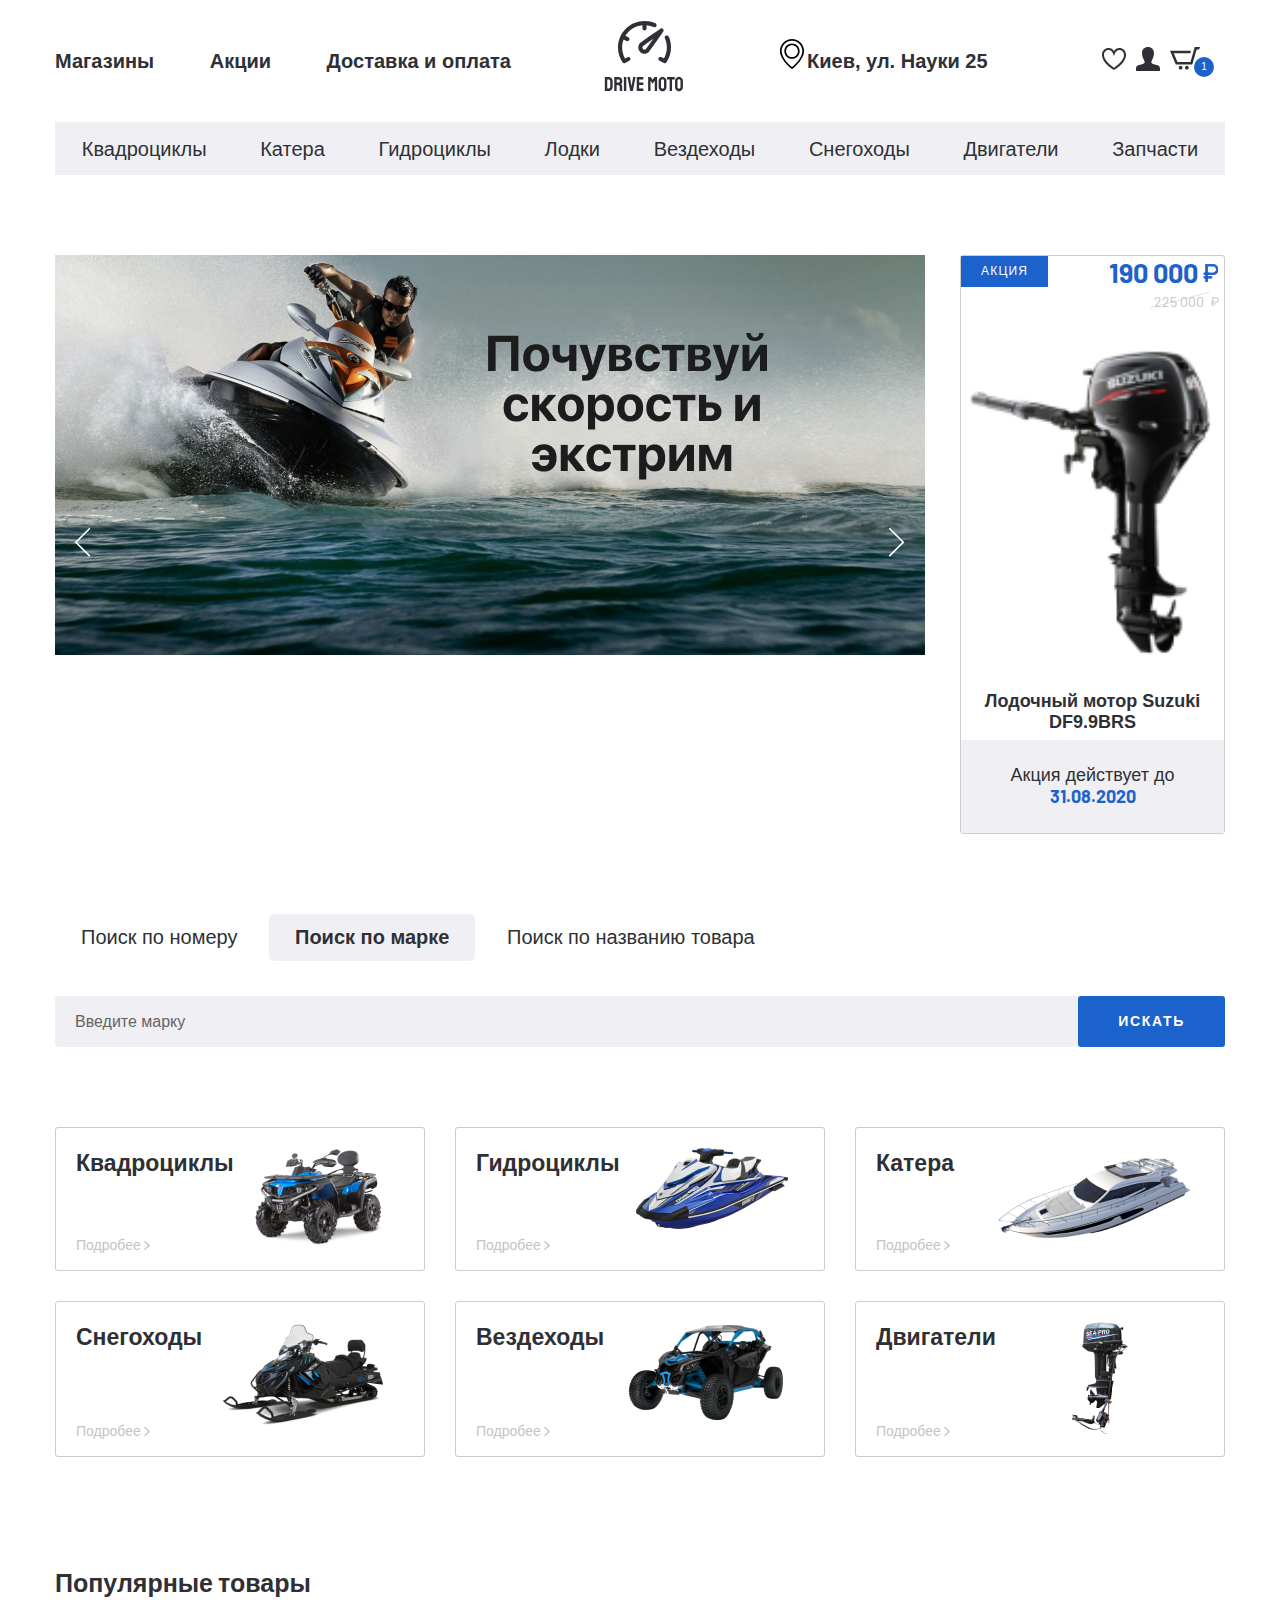
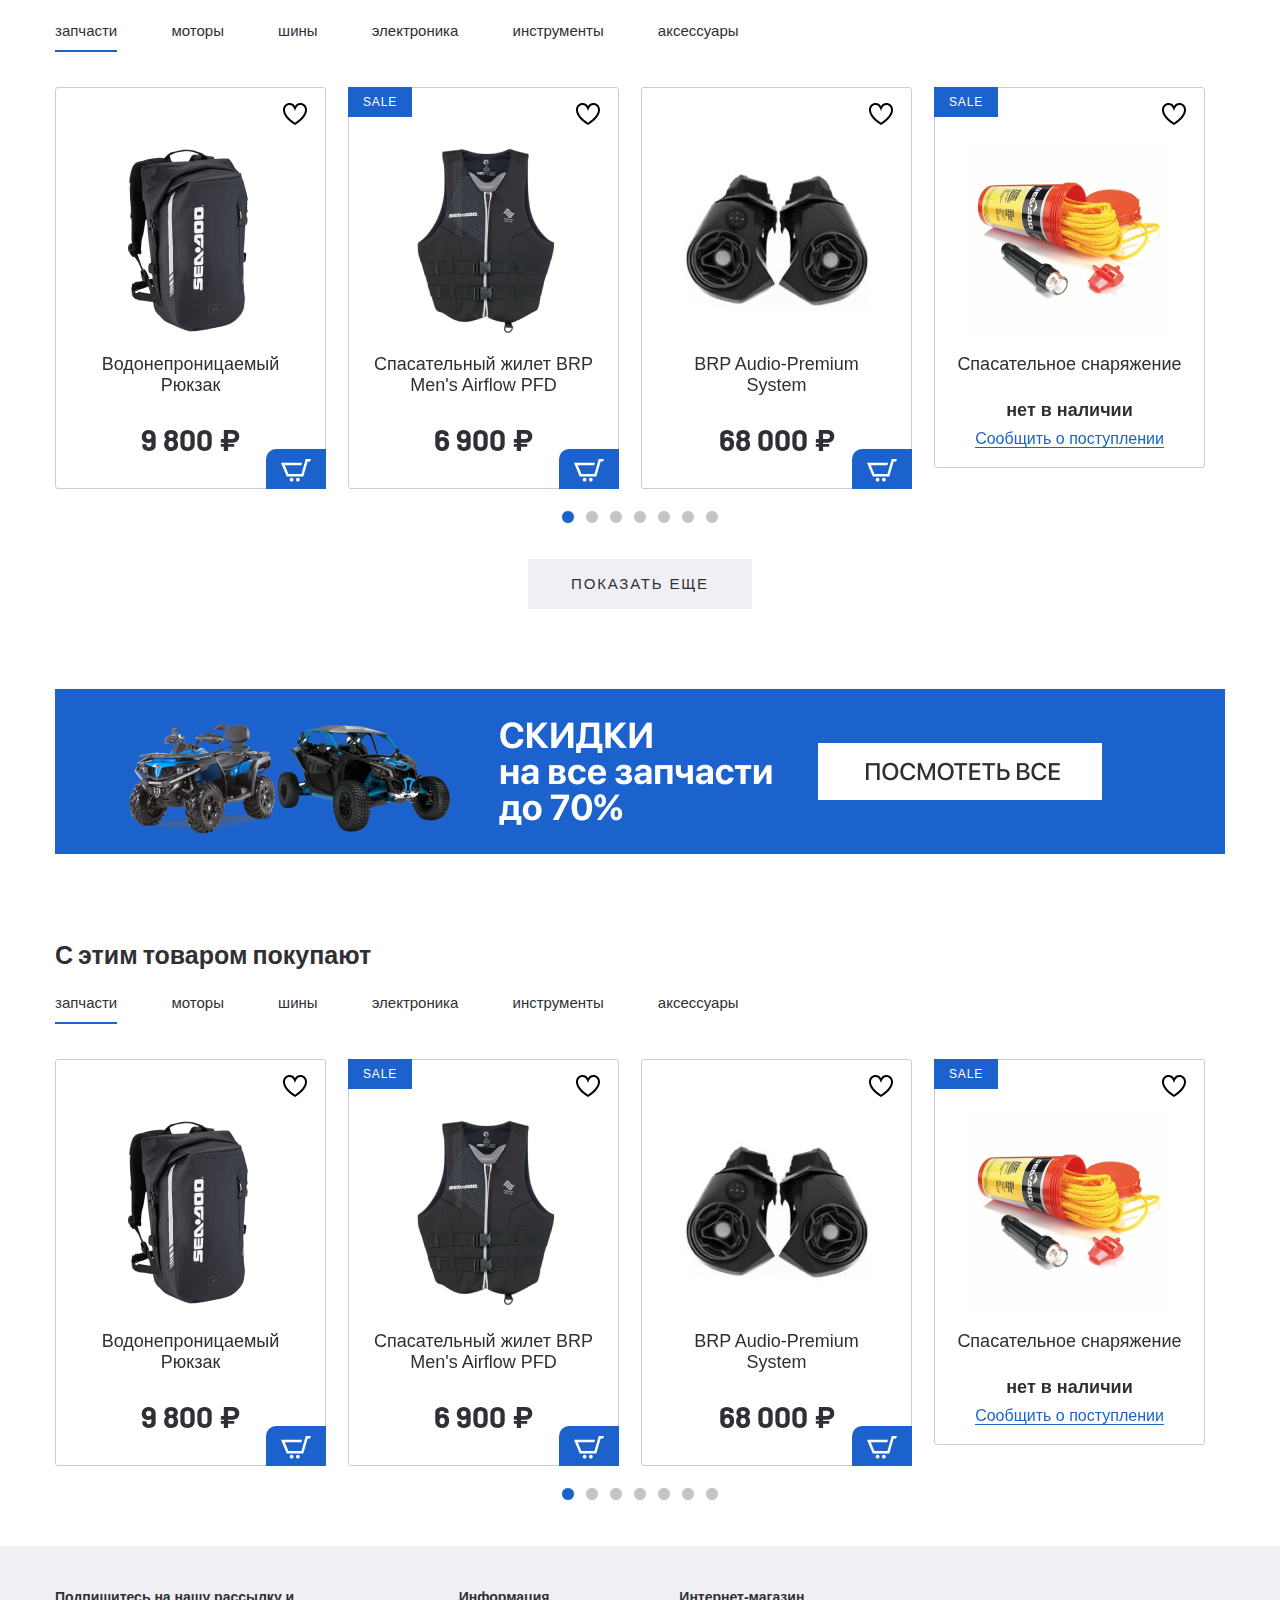
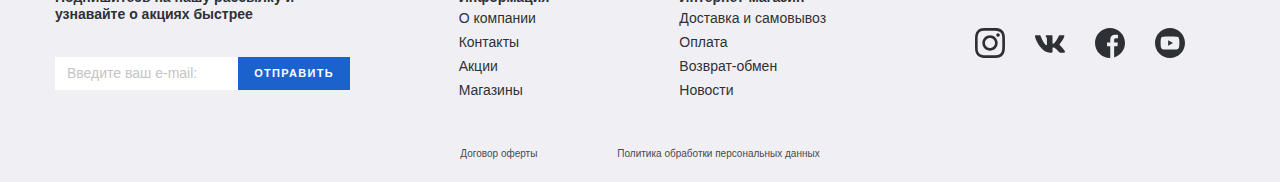
<file: index.html>
<!DOCTYPE html>
<html lang="ru">

<head>
  <meta charset="UTF-8">
  <meta name="viewport" content="width=device-width, initial-scale=1.0">
  <meta http-equiv="X-UA-Compatible" content="ie=edge">
  <title>Gidrotsikly</title>
  <link href="https://fonts.googleapis.com/css2?family=Barlow:wght@400;700&display=swap" rel="stylesheet">
  <link rel="stylesheet" href="css/normalize.css">
  <link rel="stylesheet" href="css/slick.css">
  <link rel="stylesheet" href="css/fonts.css">
  <link rel="stylesheet" href="css/jquery.rateyo.min.css">
  <link rel="stylesheet" href="css/ion.rangeSlider.min.css">
  <link rel="stylesheet" href="css/jquery.formstyler.css">
  <link rel="stylesheet" href="css/jquery.formstyler.theme.css">
  <link rel="stylesheet" href="css/style.css">
  <link rel="stylesheet" href="css/media.css">
</head>

<body>
  <header class="header">
    <div class="header__top">
      <div class="container">
        <div class="header__top-inner">
          <nav class="menu">
            <button class="menu__btn">
              <div class="menu__btn-line"></div>
              <div class="menu__btn-line"></div>
              <div class="menu__btn-line"></div>
            </button>
            <ul class="menu__list">
              <li class="menu__item">
                <a class="menu__link" href="#">
                  Магазины
                </a></li>
              <li class="menu__item">
                <a class="menu__link" href="#">
                  Акции
                </a></li>
              <li class="menu__item">
                <a class="menu__link" href="#">
                  Доставка и оплата
                </a></li>
            </ul>
          </nav>
          <a class="logo" href="#">
            <img class="logo-img" src="images/logo.svg" alt="">
          </a>
          <div class="header__box">
            <p class="header__adress">
              Киев, ул. Науки 25
            </p>
            <ul class="user-list">
              <li class="user-list__item">
                <a clas="user-list__link" href="#">
                  <img src="images/heart.svg" alt="">
                </a>
              </li>
              <li class="user-list__item">
                <a clas="user-list__link" href="#">
                  <img src="images/user.svg" alt="">
                </a>
              </li>
              <li class="user-list__item">
                <a class="user-list__link basket" href="#">
                  <img src="images/basket.svg" alt="">
                  <p class="basket__num">1</p>
                </a>
              </li>
            </ul>
          </div>
        </div>
      </div>
    </div>
    <ul class="menu-mobile__list menu-mobile__list__active">
      <li class="menu-mobile__item">
        <a class="menu-mobile__link" href="#">
          <img class="menu-mobile__img" src="images/user.svg" alt="">
          <p>Войти</p>
        </a>
      </li>
      <li class="menu-mobile__item">
        <a class="menu-mobile__link" href="#">
          <img class="menu-mobile__img" src="images/user.svg" alt="">
          <p>Регистрация</p>
        </a>
      </li>
      <li class="menu-mobile__item">
        <a class="menu-mobile__link" href="#">
          <img class="menu-mobile__img" src="images/heart.svg" alt="">
          <p>Избранное</p>
        </a>
      </li>
      <li class="menu-mobile__item">
        <a class="menu-mobile__link" href="#">
          <img class="menu-mobile__img" src="images/basket.svg" alt="">
          <p>Корзина</p>
        </a>
      </li>
      <li class="menu-mobile__item">
        <a class="menu-mobile__link" href="#">
          <img class="menu-mobile__img" src="images/home.svg" alt="">
          <p>Магазины</p>
        </a>
      </li>
      <li class="menu-mobile__item">
        <a class="menu-mobile__link" href="#">
          <img class="menu-mobile__img" src="images/sale.svg" alt="">
          <p>Акции</p>
        </a>
      </li>
      <li class="menu-mobile__item">
        <a class="menu-mobile__link" href="#">
          <img class="menu-mobile__img" src="images/box.svg" alt="">
          <p>Доставка и оплата</p>
        </a>
      </li>
      <li class="menu-mobile__item">
        <a class="menu-mobile__link" href="#">
          <p>Квадроциклы</p>
        </a>
      </li>
      <li class="menu-mobile__item">
        <a class="menu-mobile__link" href="#">
          <p>Катера</p>
        </a>
      </li>
      <li class="menu-mobile__item">
        <a class="menu-mobile__link" href="#">
          <p>Гидроциклы</p>
        </a>
      </li>
      <li class="menu-mobile__item">
        <a class="menu-mobile__link" href="#">
          <p>Лодки</p>
        </a>
      </li>
      <li class="menu-mobile__item">
        <a class="menu-mobile__link" href="#">
          <p>Вездеходы</p>
        </a>
      </li>
      <li class="menu-mobile__item">
        <a class="menu-mobile__link" href="#">
          <p>Снегоходы</p>
        </a>
      </li>
      <li class="menu-mobile__item">
        <a class="menu-mobile__link" href="#">
          <p>Двигатели</p>
        </a>
      </li>
      <li class="menu-mobile__item">
        <a class="menu-mobile__link" href="#">
          <p>Запчасти</p>
        </a>
      </li>
    </ul>
    <div class="menu__mobile-linewrapper">
      <ul class="menu__mobile-line">
        <li class="menu__item">
          <a class="menu__link" href="#">
            Магазины
          </a></li>
        <li class="menu__item">
          <a class="menu__link" href="#">
            Акции
          </a></li>
        <li class="menu__item">
          <a class="menu__link" href="#">
            Доставка и оплата
          </a></li>
      </ul>
    </div>
    <div class="header__bottom">
      <div class="container">
        <ul class="menu-categories">
          <li class="menu-categories__item">
            <a class="menu-categories__link" href="#">
              Квадроциклы
            </a></li>
          <li class="menu-categories__item">
            <a class="menu-categories__link" href="#">
              Катера
            </a></li>
          <li class="menu-categories__item">
            <a class="menu-categories__link" href="#">
              Гидроциклы
            </a></li>
          <li class="menu-categories__item">
            <a class="menu-categories__link" href="#">
              Лодки
            </a></li>
          <li class="menu-categories__item">
            <a class="menu-categories__link" href="#">
              Вездеходы
            </a></li>
          <li class="menu-categories__item">
            <a class="menu-categories__link" href="#">
              Снегоходы
            </a></li>
          <li class="menu-categories__item">
            <a class="menu-categories__link" href="#">
              Двигатели
            </a></li>
          <li class="menu-categories__item">
            <a class="menu-categories__link" href="#">
              Запчасти
            </a></li>
        </ul>
      </div>
    </div>
  </header>

  <section class="banner-section page-section">
    <div class="container">
      <div class="banner-section__inner">
        <div class="banner-section__slider">
          <a class="banner-section__slider-item" href="#">
            <img class="banner-section__slider-img" src="images/banner-slider.jpg" alt="">
          </a>
          <a class="banner-section__slider-item" href="#">
            <img class="banner-section__slider-img" src="images/banner-slider.jpg" alt="">
          </a>
          <a class="banner-section__slider-item" href="#">
            <img class="banner-section__slider-img" src="images/banner-slider.jpg" alt="">
          </a>
          <a class="banner-section__slider-item" href="#">
            <img class="banner-section__slider-img" src="images/banner-slider.jpg" alt="">
          </a>
          <a class="banner-section__slider-item" href="#">
            <img class="banner-section__slider-img" src="images/banner-slider.jpg" alt="">
          </a>
          <a class="banner-section__slider-item" href="#">
            <img class="banner-section__slider-img" src="images/banner-slider.jpg" alt="">
          </a>
        </div>
        <a class="banner-section__item sale-item" href="#">
          <div class="sale-item__top">
            <p class="sale-item__info">
              акция
            </p>
            <div class="sale-item__price">
              <div class="price sale-item__price-new">
                190 000
              </div>
              <div class="price sale-item__price-old">
                225 000
              </div>
            </div>
          </div>
          <div class="sale-item__container">
            <img class="sale-item__img" src="images/content/sale-1.png" alt="">
            <h5 class="sale-item__title">
              Лодочный мотор Suzuki DF9.9BRS
            </h5>
          </div>
          <div class="sale-item__footer">
            Акция действует до
            <span>31.08.2020</span>
          </div>
        </a>
      </div>
    </div>
  </section>

  <div class="search page-section">
    <div class="container">
      <div class="search__inner">
        <div class="search__tabs tabs-wrapper">
          <div class="mobile-overflow">
            <a class="tab search__tabs-item" href="#tab-1">Поиск по номеру</a>
            <a class="tab search__tabs-item tab--active" href="#tab-2">Поиск по марке</a>
            <a class="tab search__tabs-item" href="#tab-3">Поиск по названию товара</a>
          </div>
        </div>
        <div class="search__content">
          <div id="tab-1" class="tabs-content search__content-item">
            <form class="search__content-form">
              <input class="search__content-input" type="text" placeholder="Введите номер">
              <button class="search__content-btn" type="submit">искать</button>
            </form>
          </div>
          <div id="tab-2" class="tabs-content search__content-item tabs-content--active">
            <form class="search__content-form">
              <input class="search__content-input" type="text" placeholder="Введите марку">
              <button class="search__content-btn" type="submit">искать</button>
            </form>
          </div>
          <div id="tab-3" class="tabs-content search__content-item">
            <form class="search__content-form">
              <input class="search__content-input" type="text" placeholder="Введите название товара">
              <button class="search__content-btn" type="submit">искать</button>
            </form>
          </div>
        </div>
      </div>
    </div>
  </div>


  <section class="categories page-section">
    <div class="container">
      <div class="categories__inner">
        <a class="categories__item" href="#">
          <div class="categories__item-info">
            <h4 class="categories__item-title">Квадроциклы</h4>
            <p class="categories__item-text">Подробее</p>
          </div>
          <div class="categories__item-img">
            <img src="images/categories-1.png" alt="">
          </div>
        </a>
        <a class="categories__item" href="#">
          <div class="categories__item-info">
            <h4 class="categories__item-title">Гидроциклы</h4>
            <p class="categories__item-text">Подробее</p>
          </div>
          <div class="categories__item-img">
            <img src="images/categories-2.png" alt="">
          </div>
        </a>
        <a class="categories__item" href="#">
          <div class="categories__item-info">
            <h4 class="categories__item-title">Катера</h4>
            <p class="categories__item-text">Подробее</p>
          </div>
          <div class="categories__item-img">
            <img src="images/categories-3.png" alt="">
          </div>
        </a>
        <a class="categories__item" href="#">
          <div class="categories__item-info">
            <h4 class="categories__item-title">Снегоходы</h4>
            <p class="categories__item-text">Подробее</p>
          </div>
          <div class="categories__item-img">
            <img src="images/categories-4.png" alt="">
          </div>
        </a>
        <a class="categories__item" href="#">
          <div class="categories__item-info">
            <h4 class="categories__item-title">Вездеходы</h4>
            <p class="categories__item-text">Подробее</p>
          </div>
          <div class="categories__item-img">
            <img src="images/categories-5.png" alt="">
          </div>
        </a>
        <a class="categories__item" href="#">
          <div class="categories__item-info">
            <h4 class="categories__item-title">Двигатели</h4>
            <p class="categories__item-text">Подробее</p>
          </div>
          <div class="categories__item-img">
            <img src="images/categories-6.png" alt="">
          </div>
        </a>
      </div>
    </div>
  </section>

  <section class="products">
    <div class="container">
      <div class="products__inner">
        <h3 class="product__title">Популярные товары</h3>
        <div class="tabs-wrapper">
          <div class="tabs products__tabs mobile-overflow">
            <a class="tab products__tab tab--active" href="#popular-tab-1">запчасти</a>
            <a class="tab products__tab" href="#popular-tab-2">моторы</a>
            <a class="tab products__tab" href="#popular-tab-3">шины</a>
            <a class="tab products__tab" href="#popular-tab-4">электроника</a>
            <a class="tab products__tab" href="#popular-tab-5">инструменты</a>
            <a class="tab products__tab" href="#popular-tab-6">аксессуары</a>
          </div>
        </div>
        <div class="tabs-container products__container">
          <div id="popular-tab-1" class="tabs-content products__content tabs-content--active">
            <div class="product-slider">
              <div class="product-slider__item">
                <div class="product-item__wrapper">
                  <button class="product-item__favorite"></button>
                  <button class="product-item__basket">
                    <img src="images/basket-white.svg" alt="">
                  </button>
                  <a href="#" class="product-item__notify-link">
                    <span>Сообщить о поступлении</span>
                  </a>
                  <a class="product-item" href="#">
                    <div class="product-item__container">
                      <p class="product-item__hover-text">посмотреть товар</p>
                      <img class="product-item__img" src="images/content/product-1.png" alt="">
                      <div class="product-item__info">
                        <h4 class="product-item__title">
                          Водонепроницаемый Рюкзак
                        </h4>
                        <p class="price product-item__price">9 800 ₽</p>
                        <p class="product-item__notify-text">нет в наличии</p>
                      </div>
                    </div>
                  </a>
                </div>
              </div>

              <div class="product-slider__item">
                <div class="product-item__wrapper">
                  <button class="product-item__favorite"></button>
                  <button class="product-item__basket">
                    <img src="images/basket-white.svg" alt="">
                  </button>
                  <a href="#" class="product-item__notify-link">
                    <span>Сообщить о поступлении</span>
                  </a>
                  <a class="product-item product-item--sale" href="#">
                    <div class="product-item__container">
                      <p class="product-item__hover-text">посмотреть товар</p>
                      <img class="product-item__img" src="images/content/product-2.png" alt="">
                      <div class="product-item__info">
                        <h4 class="product-item__title">
                          Спасательный жилет BRP Men's Airflow PFD
                        </h4>
                        <p class="price product-item__price">6 900 ₽</p>
                        <p class="product-item__notify-text">нет в наличии</p>
                      </div>
                    </div>
                  </a>
                </div>
              </div>

              <div class="product-slider__item">
                <div class="product-item__wrapper">
                  <button class="product-item__favorite"></button>
                  <button class="product-item__basket">
                    <img src="images/basket-white.svg" alt="">
                  </button>
                  <a href="#" class="product-item__notify-link">
                    <span>Сообщить о поступлении</span>
                  </a>
                  <a class="product-item" href="#">
                    <div class="product-item__container">
                      <p class="product-item__hover-text">посмотреть товар</p>
                      <img class="product-item__img" src="images/content/product-3.png" alt="">
                      <div class="product-item__info">
                        <h4 class="product-item__title">
                          BRP Audio-Premium System
                        </h4>
                        <p class="price product-item__price">68 000 ₽</p>
                        <p class="product-item__notify-text">нет в наличии</p>
                      </div>
                    </div>
                  </a>
                </div>
              </div>

              <div class="product-slider__item">
                <div class="product-item__wrapper product-item__not-available">
                  <button class="product-item__favorite"></button>
                  <button class="product-item__basket">
                    <img src="images/basket-white.svg" alt="">
                  </button>
                  <a href="#" class="product-item__notify-link">
                    <span>Сообщить о поступлении</span>
                  </a>
                  <a class="product-item product-item--sale" href="#">
                    <div class="product-item__container">
                      <p class="product-item__hover-text">посмотреть товар</p>
                      <img class="product-item__img" src="images/content/product-4.png" alt="">
                      <div class="product-item__info">
                        <h4 class="product-item__title">
                          Спасательное снаряжение
                        </h4>
                        <p class="price product-item__price">9 800 ₽</p>
                        <p class="product-item__notify-text">нет в наличии</p>
                      </div>
                    </div>
                  </a>
                </div>
              </div>

              <div class="product-slider__item">
                <div class="product-item__wrapper">
                  <button class="product-item__favorite"></button>
                  <button class="product-item__basket">
                    <img src="images/basket-white.svg" alt="">
                  </button>
                  <a href="#" class="product-item__notify-link">
                    <span>Сообщить о поступлении</span>
                  </a>
                  <a class="product-item product-item--sale" href="#">
                    <div class="product-item__container">
                      <p class="product-item__hover-text">посмотреть товар</p>
                      <img class="product-item__img" src="images/content/product-1.png" alt="">
                      <div class="product-item__info">
                        <h4 class="product-item__title">
                          Водонепроницаемый Рюкзак
                        </h4>
                        <p class="price product-item__price">9 800 ₽</p>
                        <p class="product-item__notify-text">нет в наличии</p>
                      </div>
                    </div>
                  </a>
                </div>
              </div>

              <div class="product-slider__item">
                <div class="product-item__wrapper">
                  <button class="product-item__favorite"></button>
                  <button class="product-item__basket">
                    <img src="images/basket-white.svg" alt="">
                  </button>
                  <a href="#" class="product-item__notify-link">
                    <span>Сообщить о поступлении</span>
                  </a>
                  <a class="product-item product-item--sale" href="#">
                    <div class="product-item__container">
                      <p class="product-item__hover-text">посмотреть товар</p>
                      <img class="product-item__img" src="images/content/product-2.png" alt="">
                      <div class="product-item__info">
                        <h4 class="product-item__title">
                          Спасательный жилет BRP Men's Airflow PFD
                        </h4>
                        <p class="price product-item__price">6 900 ₽</p>
                        <p class="product-item__notify-text">нет в наличии</p>
                      </div>
                    </div>
                  </a>
                </div>
              </div>

              <div class="product-slider__item">
                <div class="product-item__wrapper">
                  <button class="product-item__favorite"></button>
                  <button class="product-item__basket">
                    <img src="images/basket-white.svg" alt="">
                  </button>
                  <a href="#" class="product-item__notify-link">
                    <span>Сообщить о поступлении</span>
                  </a>
                  <a class="product-item product-item--sale" href="#">
                    <div class="product-item__container">
                      <p class="product-item__hover-text">посмотреть товар</p>
                      <img class="product-item__img" src="images/content/product-3.png" alt="">
                      <div class="product-item__info">
                        <h4 class="product-item__title">
                          BRP Audio-Premium System
                        </h4>
                        <p class="price product-item__price">68 000 ₽</p>
                        <p class="product-item__notify-text">нет в наличии</p>
                      </div>
                    </div>
                  </a>
                </div>
              </div>
            </div>
          </div>
          <div id="popular-tab-2" class="tabs-content products__content">
            <div class="product-slider">
              <div class="product-slider__item">
                <div class="product-item__wrapper">
                  <button class="product-item__favorite"></button>
                  <button class="product-item__basket">
                    <img src="images/basket-white.svg" alt="">
                  </button>
                  <a href="#" class="product-item__notify-link">
                    <span>Сообщить о поступлении</span>
                  </a>
                  <a class="product-item" href="#">
                    <div class="product-item__container">
                      <p class="product-item__hover-text">посмотреть товар</p>
                      <img class="product-item__img" src="images/content/product-1.png" alt="">
                      <div class="product-item__info">
                        <h4 class="product-item__title">
                          Водонепроницаемый Рюкзак
                        </h4>
                        <p class="price product-item__price">9 800 ₽</p>
                        <p class="product-item__notify-text">нет в наличии</p>
                      </div>
                    </div>
                  </a>
                </div>
              </div>

              <div class="product-slider__item">
                <div class="product-item__wrapper">
                  <button class="product-item__favorite"></button>
                  <button class="product-item__basket">
                    <img src="images/basket-white.svg" alt="">
                  </button>
                  <a href="#" class="product-item__notify-link">
                    <span>Сообщить о поступлении</span>
                  </a>
                  <a class="product-item product-item--sale" href="#">
                    <div class="product-item__container">
                      <p class="product-item__hover-text">посмотреть товар</p>
                      <img class="product-item__img" src="images/content/product-2.png" alt="">
                      <div class="product-item__info">
                        <h4 class="product-item__title">
                          Спасательный жилет BRP Men's Airflow PFD
                        </h4>
                        <p class="price product-item__price">6 900 ₽</p>
                        <p class="product-item__notify-text">нет в наличии</p>
                      </div>
                    </div>
                  </a>
                </div>
              </div>

              <div class="product-slider__item">
                <div class="product-item__wrapper">
                  <button class="product-item__favorite"></button>
                  <button class="product-item__basket">
                    <img src="images/basket-white.svg" alt="">
                  </button>
                  <a href="#" class="product-item__notify-link">
                    <span>Сообщить о поступлении</span>
                  </a>
                  <a class="product-item" href="#">
                    <div class="product-item__container">
                      <p class="product-item__hover-text">посмотреть товар</p>
                      <img class="product-item__img" src="images/content/product-3.png" alt="">
                      <div class="product-item__info">
                        <h4 class="product-item__title">
                          BRP Audio-Premium System
                        </h4>
                        <p class="price product-item__price">68 000 ₽</p>
                        <p class="product-item__notify-text">нет в наличии</p>
                      </div>
                    </div>
                  </a>
                </div>
              </div>

              <div class="product-slider__item">
                <div class="product-item__wrapper product-item__not-available">
                  <button class="product-item__favorite"></button>
                  <button class="product-item__basket">
                    <img src="images/basket-white.svg" alt="">
                  </button>
                  <a href="#" class="product-item__notify-link">
                    <span>Сообщить о поступлении</span>
                  </a>
                  <a class="product-item product-item--sale" href="#">
                    <div class="product-item__container">
                      <p class="product-item__hover-text">посмотреть товар</p>
                      <img class="product-item__img" src="images/content/product-4.png" alt="">
                      <div class="product-item__info">
                        <h4 class="product-item__title">
                          Спасательное снаряжение
                        </h4>
                        <p class="price product-item__price">9 800 ₽</p>
                        <p class="product-item__notify-text">нет в наличии</p>
                      </div>
                    </div>
                  </a>
                </div>
              </div>

              <div class="product-slider__item">
                <div class="product-item__wrapper">
                  <button class="product-item__favorite"></button>
                  <button class="product-item__basket">
                    <img src="images/basket-white.svg" alt="">
                  </button>
                  <a href="#" class="product-item__notify-link">
                    <span>Сообщить о поступлении</span>
                  </a>
                  <a class="product-item product-item--sale" href="#">
                    <div class="product-item__container">
                      <p class="product-item__hover-text">посмотреть товар</p>
                      <img class="product-item__img" src="images/content/product-1.png" alt="">
                      <div class="product-item__info">
                        <h4 class="product-item__title">
                          Водонепроницаемый Рюкзак
                        </h4>
                        <p class="price product-item__price">9 800 ₽</p>
                        <p class="product-item__notify-text">нет в наличии</p>
                      </div>
                    </div>
                  </a>
                </div>
              </div>

              <div class="product-slider__item">
                <div class="product-item__wrapper">
                  <button class="product-item__favorite"></button>
                  <button class="product-item__basket">
                    <img src="images/basket-white.svg" alt="">
                  </button>
                  <a href="#" class="product-item__notify-link">
                    <span>Сообщить о поступлении</span>
                  </a>
                  <a class="product-item product-item--sale" href="#">
                    <div class="product-item__container">
                      <p class="product-item__hover-text">посмотреть товар</p>
                      <img class="product-item__img" src="images/content/product-2.png" alt="">
                      <div class="product-item__info">
                        <h4 class="product-item__title">
                          Спасательный жилет BRP Men's Airflow PFD
                        </h4>
                        <p class="price product-item__price">6 900 ₽</p>
                        <p class="product-item__notify-text">нет в наличии</p>
                      </div>
                    </div>
                  </a>
                </div>
              </div>

              <div class="product-slider__item">
                <div class="product-item__wrapper">
                  <button class="product-item__favorite"></button>
                  <button class="product-item__basket">
                    <img src="images/basket-white.svg" alt="">
                  </button>
                  <a href="#" class="product-item__notify-link">
                    <span>Сообщить о поступлении</span>
                  </a>
                  <a class="product-item product-item--sale" href="#">
                    <div class="product-item__container">
                      <p class="product-item__hover-text">посмотреть товар</p>
                      <img class="product-item__img" src="images/content/product-3.png" alt="">
                      <div class="product-item__info">
                        <h4 class="product-item__title">
                          BRP Audio-Premium System
                        </h4>
                        <p class="price product-item__price">68 000 ₽</p>
                        <p class="product-item__notify-text">нет в наличии</p>
                      </div>
                    </div>
                  </a>
                </div>
              </div>
            </div>
          </div>
          <div id="popular-tab-3" class="tabs-content products__content">slider-3</div>
          <div id="popular-tab-4" class="tabs-content products__content">slider-4</div>
          <div id="popular-tab-5" class="tabs-content products__content">slider-5</div>
          <div id="popular-tab-6" class="tabs-content products__content">slider-6</div>
        </div>

        <div class="product__more">
          <a class="product__more-link" href="#">Показать еще</a>
        </div>
      </div>
    </div>
  </section>
  <div class="banner">
    <div class="container">
      <a class="banner-link" href="#">
        <img src="images/content/banner.jpg" alt="">
      </a>
    </div>
  </div>
  <section class="products">
    <div class="container">
      <div class="products__inner">
        <h3 class="product__title">С этим товаром покупают</h3>
        <div class="tabs-wrapper">
          <div class="tabs products__tabs mobile-overflow">
            <a class="tab products__tab tab--active" href="#product-tab-1">запчасти</a>
            <a class="tab products__tab" href="#product-tab-2">моторы</a>
            <a class="tab products__tab" href="#product-tab-3">шины</a>
            <a class="tab products__tab" href="#product-tab-4">электроника</a>
            <a class="tab products__tab" href="#product-tab-5">инструменты</a>
            <a class="tab products__tab" href="#product-tab-6">аксессуары</a>
          </div>
        </div>
        <div class="tabs-container products__container">
          <div id="product-tab-1" class="tabs-content products__content tabs-content--active">
            <div class="product-slider">
              <div class="product-slider__item">
                <div class="product-item__wrapper">
                  <button class="product-item__favorite"></button>
                  <button class="product-item__basket">
                    <img src="images/basket-white.svg" alt="">
                  </button>
                  <a href="#" class="product-item__notify-link">
                    <span>Сообщить о поступлении</span>
                  </a>
                  <a class="product-item" href="#">
                    <p class="product-item__hover-text">посмотреть товар</p>
                    <img class="product-item__img" src="images/content/product-1.png" alt="">
                    <h4 class="product-item__title">
                      Водонепроницаемый Рюкзак
                    </h4>
                    <p class="price product-item__price">9 800 ₽</p>
                    <p class="product-item__notify-text">нет в наличии</p>
                  </a>
                </div>
              </div>

              <div class="product-slider__item">
                <div class="product-item__wrapper">
                  <button class="product-item__favorite"></button>
                  <button class="product-item__basket">
                    <img src="images/basket-white.svg" alt="">
                  </button>
                  <a href="#" class="product-item__notify-link">
                    <span>Сообщить о поступлении</span>
                  </a>
                  <a class="product-item product-item--sale" href="#">
                    <p class="product-item__hover-text">посмотреть товар</p>
                    <img class="product-item__img" src="images/content/product-2.png" alt="">
                    <h4 class="product-item__title">
                      Спасательный жилет BRP Men's Airflow PFD
                    </h4>
                    <p class="price product-item__price">6 900 ₽</p>
                    <p class="product-item__notify-text">нет в наличии</p>
                  </a>
                </div>
              </div>

              <div class="product-slider__item">
                <div class="product-item__wrapper">
                  <button class="product-item__favorite"></button>
                  <button class="product-item__basket">
                    <img src="images/basket-white.svg" alt="">
                  </button>
                  <a href="#" class="product-item__notify-link">
                    <span>Сообщить о поступлении</span>
                  </a>
                  <a class="product-item" href="#">
                    <p class="product-item__hover-text">посмотреть товар</p>
                    <img class="product-item__img" src="images/content/product-3.png" alt="">
                    <h4 class="product-item__title">
                      BRP Audio-Premium System
                    </h4>
                    <p class="price product-item__price">68 000 ₽</p>
                    <p class="product-item__notify-text">нет в наличии</p>
                  </a>
                </div>
              </div>

              <div class="product-slider__item">
                <div class="product-item__wrapper product-item__not-available">
                  <button class="product-item__favorite"></button>
                  <button class="product-item__basket">
                    <img src="images/basket-white.svg" alt="">
                  </button>
                  <a href="#" class="product-item__notify-link">
                    <span>Сообщить о поступлении</span>
                  </a>
                  <a class="product-item product-item--sale" href="#">
                    <p class="product-item__hover-text">посмотреть товар</p>
                    <img class="product-item__img" src="images/content/product-4.png" alt="">
                    <h4 class="product-item__title">
                      Спасательное снаряжение
                    </h4>
                    <p class="price product-item__price">9 800 ₽</p>
                    <p class="product-item__notify-text">нет в наличии</p>
                  </a>
                </div>
              </div>

              <div class="product-slider__item">
                <div class="product-item__wrapper">
                  <button class="product-item__favorite"></button>
                  <button class="product-item__basket">
                    <img src="images/basket-white.svg" alt="">
                  </button>
                  <a href="#" class="product-item__notify-link">
                    <span>Сообщить о поступлении</span>
                  </a>
                  <a class="product-item product-item--sale" href="#">
                    <p class="product-item__hover-text">посмотреть товар</p>
                    <img class="product-item__img" src="images/content/product-1.png" alt="">
                    <h4 class="product-item__title">
                      Водонепроницаемый Рюкзак
                    </h4>
                    <p class="price product-item__price">9 800 ₽</p>
                    <p class="product-item__notify-text">нет в наличии</p>
                  </a>
                </div>
              </div>

              <div class="product-slider__item">
                <div class="product-item__wrapper">
                  <button class="product-item__favorite"></button>
                  <button class="product-item__basket">
                    <img src="images/basket-white.svg" alt="">
                  </button>
                  <a href="#" class="product-item__notify-link">
                    <span>Сообщить о поступлении</span>
                  </a>
                  <a class="product-item product-item--sale" href="#">
                    <p class="product-item__hover-text">посмотреть товар</p>
                    <img class="product-item__img" src="images/content/product-2.png" alt="">
                    <h4 class="product-item__title">
                      Спасательный жилет BRP Men's Airflow PFD
                    </h4>
                    <p class="price product-item__price">6 900 ₽</p>
                    <p class="product-item__notify-text">нет в наличии</p>
                  </a>
                </div>
              </div>

              <div class="product-slider__item">
                <div class="product-item__wrapper">
                  <button class="product-item__favorite"></button>
                  <button class="product-item__basket">
                    <img src="images/basket-white.svg" alt="">
                  </button>
                  <a href="#" class="product-item__notify-link">
                    <span>Сообщить о поступлении</span>
                  </a>
                  <a class="product-item product-item--sale" href="#">
                    <p class="product-item__hover-text">посмотреть товар</p>
                    <img class="product-item__img" src="images/content/product-3.png" alt="">
                    <h4 class="product-item__title">
                      BRP Audio-Premium System
                    </h4>
                    <p class="price product-item__price">68 000 ₽</p>
                    <p class="product-item__notify-text">нет в наличии</p>
                  </a>
                </div>
              </div>
            </div>
          </div>
          <div id="product-tab-2" class="tabs-content products__content">
            <div class="product-slider">
              <div class="product-slider__item">
                <div class="product-item__wrapper">
                  <button class="product-item__favorite"></button>
                  <button class="product-item__basket">
                    <img src="images/basket-white.svg" alt="">
                  </button>
                  <a href="#" class="product-item__notify-link">
                    <span>Сообщить о поступлении</span>
                  </a>
                  <a class="product-item" href="#">
                    <p class="product-item__hover-text">посмотреть товар</p>
                    <img class="product-item__img" src="images/content/product-1.png" alt="">
                    <h4 class="product-item__title">
                      Водонепроницаемый Рюкзак
                    </h4>
                    <p class="price product-item__price">9 800 ₽</p>
                    <p class="product-item__notify-text">нет в наличии</p>
                  </a>
                </div>
              </div>

              <div class="product-slider__item">
                <div class="product-item__wrapper">
                  <button class="product-item__favorite"></button>
                  <button class="product-item__basket">
                    <img src="images/basket-white.svg" alt="">
                  </button>
                  <a href="#" class="product-item__notify-link">
                    <span>Сообщить о поступлении</span>
                  </a>
                  <a class="product-item product-item--sale" href="#">
                    <p class="product-item__hover-text">посмотреть товар</p>
                    <img class="product-item__img" src="images/content/product-2.png" alt="">
                    <h4 class="product-item__title">
                      Спасательный жилет BRP Men's Airflow PFD
                    </h4>
                    <p class="price product-item__price">6 900 ₽</p>
                    <p class="product-item__notify-text">нет в наличии</p>
                  </a>
                </div>
              </div>

              <div class="product-slider__item">
                <div class="product-item__wrapper">
                  <button class="product-item__favorite"></button>
                  <button class="product-item__basket">
                    <img src="images/basket-white.svg" alt="">
                  </button>
                  <a href="#" class="product-item__notify-link">
                    <span>Сообщить о поступлении</span>
                  </a>
                  <a class="product-item" href="#">
                    <p class="product-item__hover-text">посмотреть товар</p>
                    <img class="product-item__img" src="images/content/product-3.png" alt="">
                    <h4 class="product-item__title">
                      BRP Audio-Premium System
                    </h4>
                    <p class="price product-item__price">68 000 ₽</p>
                    <p class="product-item__notify-text">нет в наличии</p>
                  </a>
                </div>
              </div>

              <div class="product-slider__item">
                <div class="product-item__wrapper product-item__not-available">
                  <button class="product-item__favorite"></button>
                  <button class="product-item__basket">
                    <img src="images/basket-white.svg" alt="">
                  </button>
                  <a href="#" class="product-item__notify-link">
                    <span>Сообщить о поступлении</span>
                  </a>
                  <a class="product-item product-item--sale" href="#">
                    <p class="product-item__hover-text">посмотреть товар</p>
                    <img class="product-item__img" src="images/content/product-4.png" alt="">
                    <h4 class="product-item__title">
                      Спасательное снаряжение
                    </h4>
                    <p class="price product-item__price">9 800 ₽</p>
                    <p class="product-item__notify-text">нет в наличии</p>
                  </a>
                </div>
              </div>

              <div class="product-slider__item">
                <div class="product-item__wrapper">
                  <button class="product-item__favorite"></button>
                  <button class="product-item__basket">
                    <img src="images/basket-white.svg" alt="">
                  </button>
                  <a href="#" class="product-item__notify-link">
                    <span>Сообщить о поступлении</span>
                  </a>
                  <a class="product-item product-item--sale" href="#">
                    <p class="product-item__hover-text">посмотреть товар</p>
                    <img class="product-item__img" src="images/content/product-1.png" alt="">
                    <h4 class="product-item__title">
                      Водонепроницаемый Рюкзак
                    </h4>
                    <p class="price product-item__price">9 800 ₽</p>
                    <p class="product-item__notify-text">нет в наличии</p>
                  </a>
                </div>
              </div>

              <div class="product-slider__item">
                <div class="product-item__wrapper">
                  <button class="product-item__favorite"></button>
                  <button class="product-item__basket">
                    <img src="images/basket-white.svg" alt="">
                  </button>
                  <a href="#" class="product-item__notify-link">
                    <span>Сообщить о поступлении</span>
                  </a>
                  <a class="product-item product-item--sale" href="#">
                    <p class="product-item__hover-text">посмотреть товар</p>
                    <img class="product-item__img" src="images/content/product-2.png" alt="">
                    <h4 class="product-item__title">
                      Спасательный жилет BRP Men's Airflow PFD
                    </h4>
                    <p class="price product-item__price">6 900 ₽</p>
                    <p class="product-item__notify-text">нет в наличии</p>
                  </a>
                </div>
              </div>

              <div class="product-slider__item">
                <div class="product-item__wrapper">
                  <button class="product-item__favorite"></button>
                  <button class="product-item__basket">
                    <img src="images/basket-white.svg" alt="">
                  </button>
                  <a href="#" class="product-item__notify-link">
                    <span>Сообщить о поступлении</span>
                  </a>
                  <a class="product-item product-item--sale" href="#">
                    <p class="product-item__hover-text">посмотреть товар</p>
                    <img class="product-item__img" src="images/content/product-3.png" alt="">
                    <h4 class="product-item__title">
                      BRP Audio-Premium System
                    </h4>
                    <p class="price product-item__price">68 000 ₽</p>
                    <p class="product-item__notify-text">нет в наличии</p>
                  </a>
                </div>
              </div>
            </div>
          </div>
          <div id="product-tab-3" class="tabs-content products__content">slider-3</div>
          <div id="product-tab-4" class="tabs-content products__content">slider-4</div>
          <div id="product-tab-5" class="tabs-content products__content">slider-5</div>
          <div id="product-tab-6" class="tabs-content products__content">slider-6</div>
        </div>
      </div>
    </div>
  </section>
  <footer class="footer">
    <div class="container">
      <div class="footer__top">
        <div class="footer__top-inner">
          <div class="footer__top-item footer__top-newsletter">
            <h6 class="footer__top-title">
              Подпишитесь на нашу рассылку
              и узнавайте о акциях быстрее
            </h6>
            <form class="footer-form">
              <input class="footer-form__input" type="text" placeholder="Введите ваш e-mail:">
              <button class="footer-form__btn" type="submit">Отправить</button>
            </form>
          </div>
          <div class="footer__top-item footer__top-info">
            <h6 class="footer__top-title footer__topdrop">
              Информация
            </h6>
            <ul class="footer-list">
              <li class="footer-list__item">О компании<a href="#"></a></li>
              <li class="footer-list__item">Контакты<a href="#"></a></li>
              <li class="footer-list__item">Акции<a href="#"></a></li>
              <li class="footer-list__item">Магазины<a href="#"></a></li>
            </ul>
          </div>
          <div class="footer__top-item footer__top-shop">
            <h6 class="footer__top-title footer__topdrop">
              Интернет-магазин
            </h6>
            <ul class="footer-list">
              <li class="footer-list__item">Доставка и самовывоз<a href="#"></a></li>
              <li class="footer-list__item">Оплата<a href="#"></a></li>
              <li class="footer-list__item">Возврат-обмен<a href="#"></a></li>
              <li class="footer-list__item">Новости<a href="#"></a></li>
            </ul>
          </div>
          <div class="footer__top-item footer__top-social">
            <ul class="social-list">
              <li class="social-list__item">
                <a href="#">
                  <img src="images/instagram.svg" alt="">
                </a>
              </li>
              <li class="social-list__item">
                <a href="#">
                  <img src="images/vkontakte.svg" alt="">
                </a>
              </li>
              <li class="social-list__item">
                <a href="#">
                  <img src="images/facebook.svg" alt="">
                </a>
              </li>
              <li class="social-list__item">
                <a href="#">
                  <img src="images/youtube.svg" alt="">
                </a>
              </li>
            </ul>
          </div>
        </div>
      </div>
      <div class="footer__bottom">
        <a class="footer__bottom-link" href="#">Договор оферты</a>
        <a class="footer__bottom-link" href="#">Политика обработки персональных данных</a>
      </div>
    </div>
  </footer>


  <script src="https://ajax.googleapis.com/ajax/libs/jquery/3.4.1/jquery.min.js"></script>
  <script src="js/slick.min.js"></script>
  <script src="js/ion.rangeSlider.min.js"></script>
  <script src="js/jquery.formstyler.min.js"></script>
  <script src="js/jquery.rateyo.min.js"></script>
  <script src="js/main.js"></script>
</body>

</html>


<!-- <div class="tabs-wrapper">
  <div class="tabs">
    <a class="tab tab--active" href="#"></a>
  </div>
  <div class="tabs-container">
    <div class="tabs-content tabs-content--active"></div>
  </div>
</div> -->
</file>
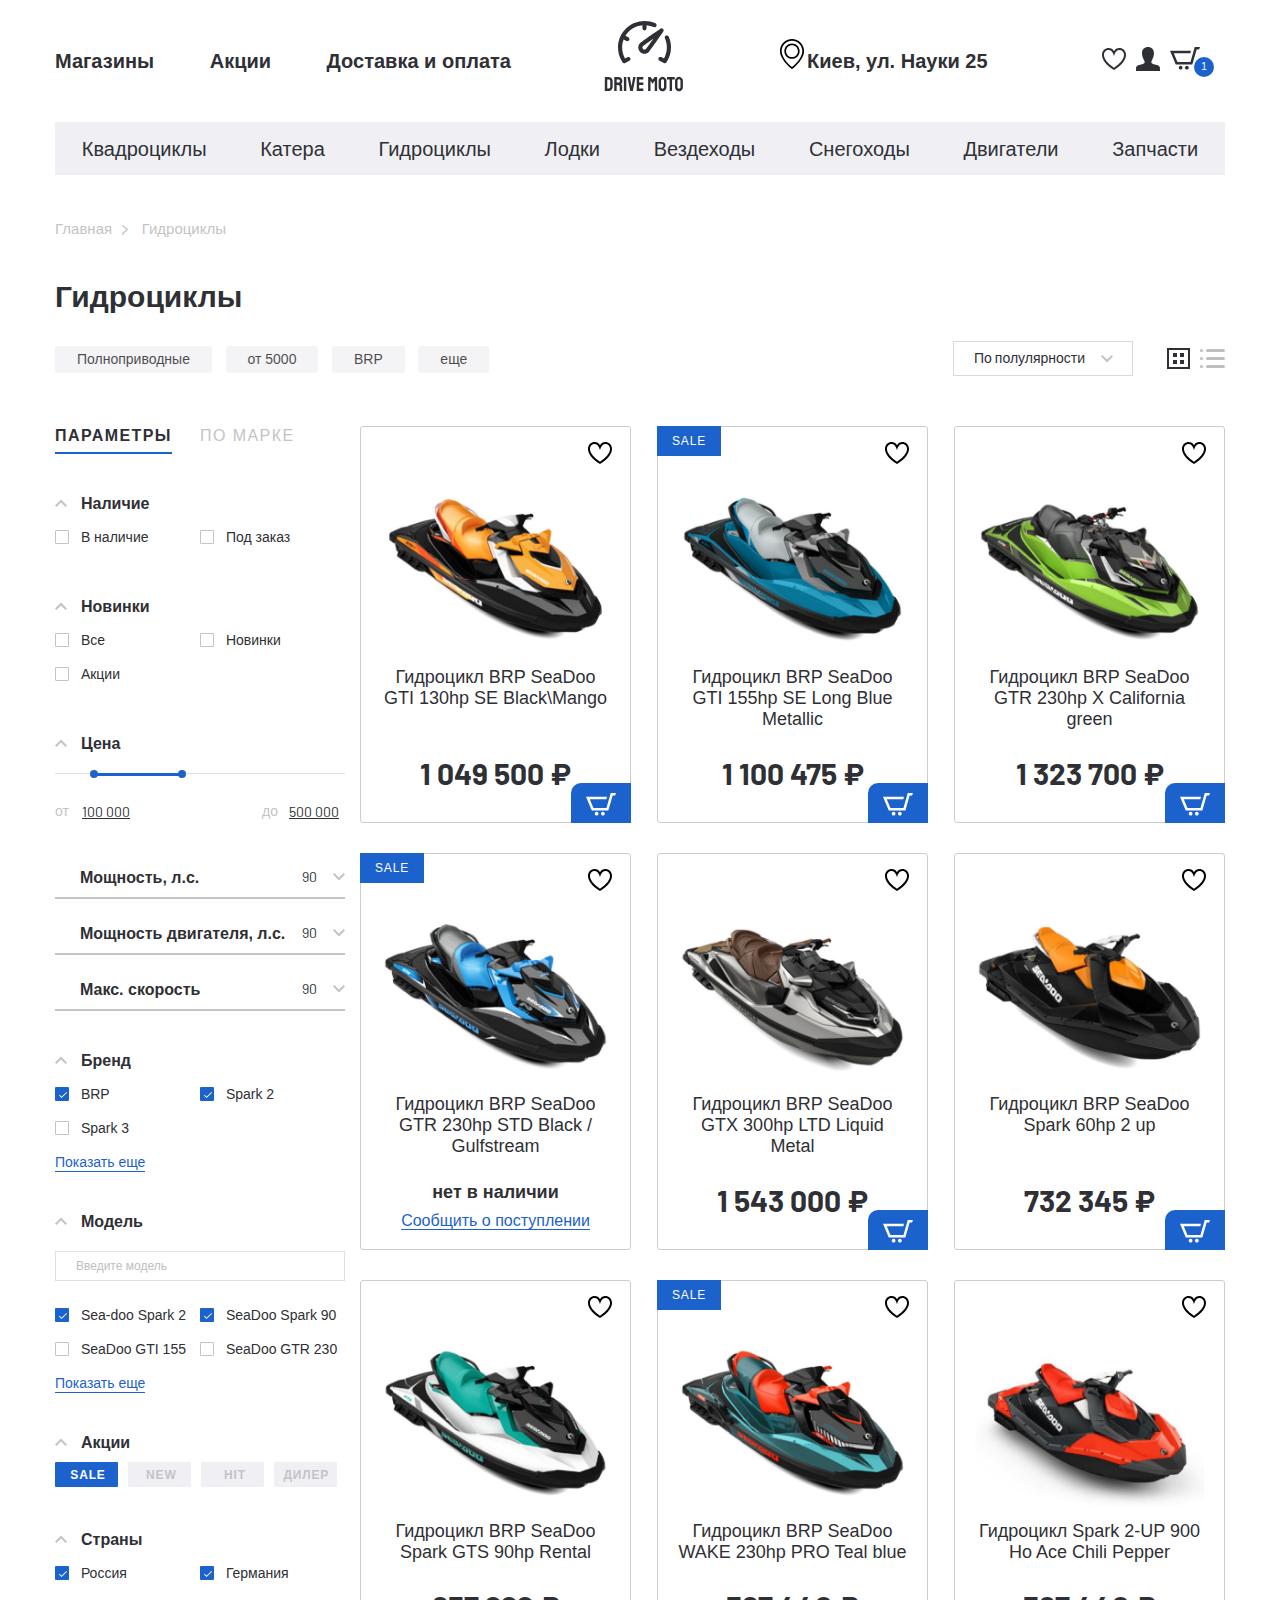
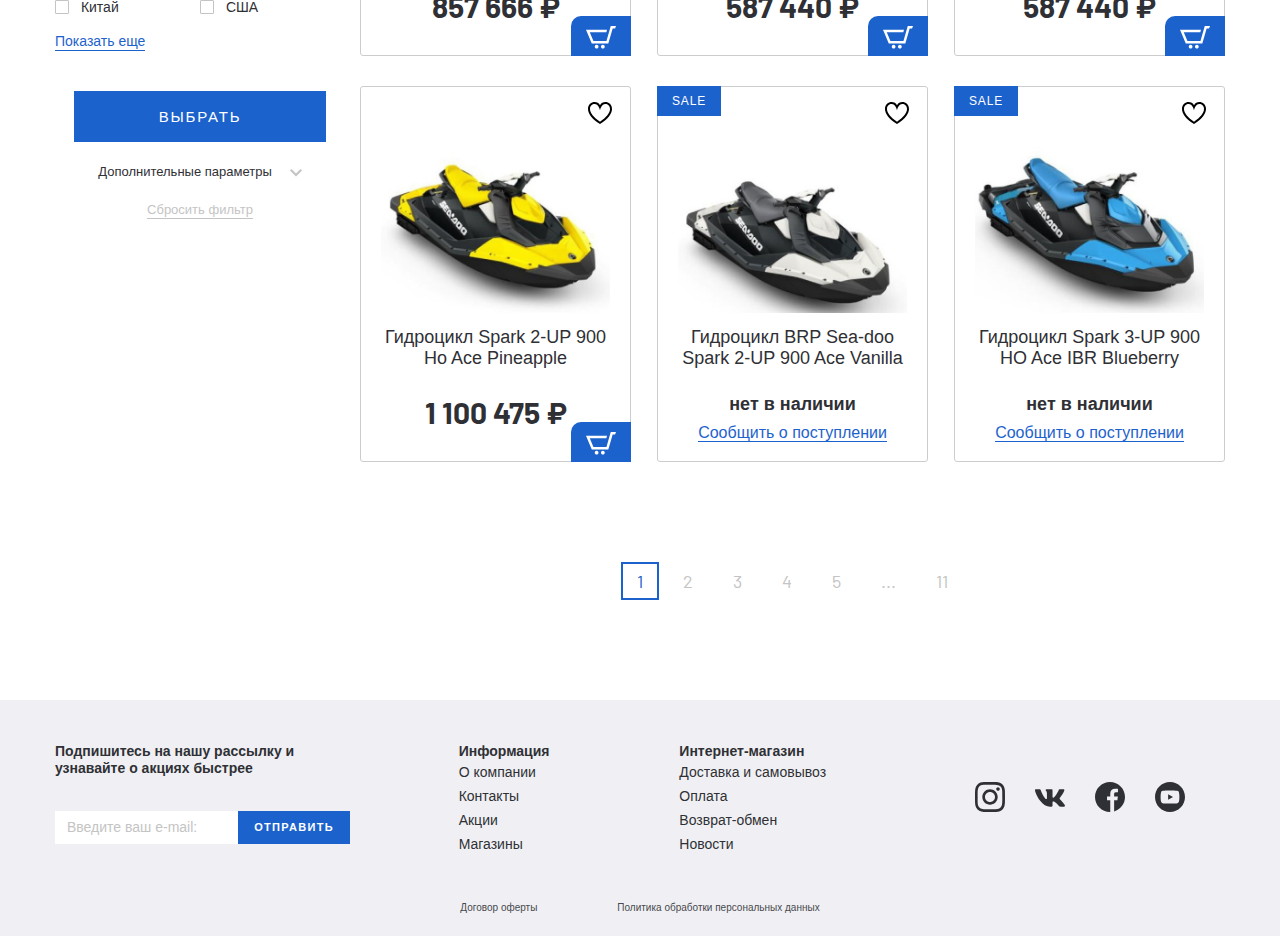
<file: catalog.html>
<!DOCTYPE html>
<html lang="ru">

<head>
  <meta charset="UTF-8">
  <meta name="viewport" content="width=device-width, initial-scale=1.0">
  <meta http-equiv="X-UA-Compatible" content="ie=edge">
  <title>Gidrotsikly</title>
  <link href="https://fonts.googleapis.com/css2?family=Barlow:wght@400;700&display=swap" rel="stylesheet">
  <link rel="stylesheet" href="css/normalize.css">
  <link rel="stylesheet" href="css/slick.css">
  <link rel="stylesheet" href="css/fonts.css">
  <link rel="stylesheet" href="css/jquery.rateyo.min.css">
  <link rel="stylesheet" href="css/ion.rangeSlider.min.css">
  <link rel="stylesheet" href="css/jquery.formstyler.css">
  <link rel="stylesheet" href="css/jquery.formstyler.theme.css">
  <link rel="stylesheet" href="css/style.css">
  <link rel="stylesheet" href="css/media.css">
</head>

<body>
  <header class="header">
    <div class="header__top">
      <div class="container">
        <div class="header__top-inner">
          <nav class="menu">
            <button class="menu__btn">
              <div class="menu__btn-line"></div>
              <div class="menu__btn-line"></div>
              <div class="menu__btn-line"></div>
            </button>
            <ul class="menu__list">
              <li class="menu__item">
                <a class="menu__link" href="#">
                  Магазины
                </a></li>
              <li class="menu__item">
                <a class="menu__link" href="#">
                  Акции
                </a></li>
              <li class="menu__item">
                <a class="menu__link" href="#">
                  Доставка и оплата
                </a></li>
            </ul>
          </nav>
          <a class="logo" href="#">
            <img class="logo-img" src="images/logo.svg" alt="">
          </a>
          <div class="header__box">
            <p class="header__adress">
              Киев, ул. Науки 25
            </p>
            <ul class="user-list">
              <li class="user-list__item">
                <a clas="user-list__link" href="#">
                  <img src="images/heart.svg" alt="">
                </a>
              </li>
              <li class="user-list__item">
                <a clas="user-list__link" href="#">
                  <img src="images/user.svg" alt="">
                </a>
              </li>
              <li class="user-list__item">
                <a class="user-list__link basket" href="#">
                  <img src="images/basket.svg" alt="">
                  <p class="basket__num">1</p>
                </a>
              </li>
            </ul>
          </div>
        </div>
      </div>
    </div>
    <ul class="menu-mobile__list menu-mobile__list__active">
      <li class="menu-mobile__item">
        <a class="menu-mobile__link" href="#">
          <img class="menu-mobile__img" src="images/user.svg" alt="">
          <p>Войти</p>
        </a>
      </li>
      <li class="menu-mobile__item">
        <a class="menu-mobile__link" href="#">
          <img class="menu-mobile__img" src="images/user.svg" alt="">
          <p>Регистрация</p>
        </a>
      </li>
      <li class="menu-mobile__item">
        <a class="menu-mobile__link" href="#">
          <img class="menu-mobile__img" src="images/heart.svg" alt="">
          <p>Избранное</p>
        </a>
      </li>
      <li class="menu-mobile__item">
        <a class="menu-mobile__link" href="#">
          <img class="menu-mobile__img" src="images/basket.svg" alt="">
          <p>Корзина</p>
        </a>
      </li>
      <li class="menu-mobile__item">
        <a class="menu-mobile__link" href="#">
          <img class="menu-mobile__img" src="images/home.svg" alt="">
          <p>Магазины</p>
        </a>
      </li>
      <li class="menu-mobile__item">
        <a class="menu-mobile__link" href="#">
          <img class="menu-mobile__img" src="images/sale.svg" alt="">
          <p>Акции</p>
        </a>
      </li>
      <li class="menu-mobile__item">
        <a class="menu-mobile__link" href="#">
          <img class="menu-mobile__img" src="images/box.svg" alt="">
          <p>Доставка и оплата</p>
        </a>
      </li>
      <li class="menu-mobile__item">
        <a class="menu-mobile__link" href="#">
          <p>Квадроциклы</p>
        </a>
      </li>
      <li class="menu-mobile__item">
        <a class="menu-mobile__link" href="#">
          <p>Катера</p>
        </a>
      </li>
      <li class="menu-mobile__item">
        <a class="menu-mobile__link" href="#">
          <p>Гидроциклы</p>
        </a>
      </li>
      <li class="menu-mobile__item">
        <a class="menu-mobile__link" href="#">
          <p>Лодки</p>
        </a>
      </li>
      <li class="menu-mobile__item">
        <a class="menu-mobile__link" href="#">
          <p>Вездеходы</p>
        </a>
      </li>
      <li class="menu-mobile__item">
        <a class="menu-mobile__link" href="#">
          <p>Снегоходы</p>
        </a>
      </li>
      <li class="menu-mobile__item">
        <a class="menu-mobile__link" href="#">
          <p>Двигатели</p>
        </a>
      </li>
      <li class="menu-mobile__item">
        <a class="menu-mobile__link" href="#">
          <p>Запчасти</p>
        </a>
      </li>
    </ul>
    <div class="menu__mobile-linewrapper">
      <ul class="menu__mobile-line">
        <li class="menu__item">
          <a class="menu__link" href="#">
            Магазины
          </a></li>
        <li class="menu__item">
          <a class="menu__link" href="#">
            Акции
          </a></li>
        <li class="menu__item">
          <a class="menu__link" href="#">
            Доставка и оплата
          </a></li>
      </ul>
    </div>
    <div class="header__bottom">
      <div class="container">
        <ul class="menu-categories">
          <li class="menu-categories__item">
            <a class="menu-categories__link" href="#">
              Квадроциклы
            </a></li>
          <li class="menu-categories__item">
            <a class="menu-categories__link" href="#">
              Катера
            </a></li>
          <li class="menu-categories__item">
            <a class="menu-categories__link" href="#">
              Гидроциклы
            </a></li>
          <li class="menu-categories__item">
            <a class="menu-categories__link" href="#">
              Лодки
            </a></li>
          <li class="menu-categories__item">
            <a class="menu-categories__link" href="#">
              Вездеходы
            </a></li>
          <li class="menu-categories__item">
            <a class="menu-categories__link" href="#">
              Снегоходы
            </a></li>
          <li class="menu-categories__item">
            <a class="menu-categories__link" href="#">
              Двигатели
            </a></li>
          <li class="menu-categories__item">
            <a class="menu-categories__link" href="#">
              Запчасти
            </a></li>
        </ul>
      </div>
    </div>
  </header>

  <div class="breadcrumbs">
    <div class="container">
      <div class="breadcrumbs__inner">
        <ul class="breadcrumbs__list mobile-overflow">
          <li class="breadcrumbs__list-item">
            <a href="#">Главная</a>
          </li>
          <li class="breadcrumbs__list-item">
            <span>Гидроциклы</span>
          </li>
        </ul>
      </div>
    </div>
  </div>

  <section class="catalog">
    <div class="container">
      <h2 class="catalog__title">
        Гидроциклы
      </h2>
      <div class="catalog__filter">
        <div class="catalog__filter-itemsinner">
          <div class="catalog__filter-items mobile-overflow">
            <button class="catalog__filter-items-btn">Полноприводные</button>
            <button class="catalog__filter-items-btn">от 5000</button>
            <button class="catalog__filter-items-btn">BRP</button>
            <button class="catalog__filter-items-btn">еще</button>
          </div>
        </div>
        <div class="catalog__filter-btn">
          <select class="filter-style filter-style__more select-item">
            <option>По полулярности</option>
            <option>2</option>
            <option>3</option>
          </select>
          <button class="catalog__filter-btngrid catalog__filter-button catalog__filter-button--active">
            <svg width="23" height="21" viewBox="0 0 23 21" fill="none" xmlns="http://www.w3.org/2000/svg">
              <rect x="1" y="1" width="21" height="19" stroke="#2F3035" stroke-width="2" />
              <rect x="7" y="6" width="2" height="2" fill="#2F3035" stroke="#2F3035" stroke-width="2" />
              <rect x="7" y="13" width="2" height="2" fill="#2F3035" stroke="#2F3035" stroke-width="2" />
              <rect x="14" y="6" width="2" height="2" fill="#2F3035" stroke="#2F3035" stroke-width="2" />
              <rect x="14" y="13" width="2" height="2" fill="#2F3035" stroke="#2F3035" stroke-width="2" />
            </svg>
          </button>
          <button class="catalog__filter-btnline catalog__filter-button">
            <svg width="25" height="19" viewBox="0 0 25 19" fill="none" xmlns="http://www.w3.org/2000/svg">
              <g opacity="1">
                <rect x="6" width="19" height="3" rx="1.5" fill="#2F3035" />
                <rect x="6" y="8" width="19" height="3" rx="1.5" fill="#2F3035" />
                <rect x="6" y="16" width="19" height="3" rx="1.5" fill="#2F3035" />
                <rect width="3" height="3" rx="1.5" fill="#2F3035" />
                <rect y="8" width="3" height="3" rx="1.5" fill="#2F3035" />
                <rect y="16" width="3" height="3" rx="1.5" fill="#2F3035" />
              </g>
            </svg>
          </button>
        </div>
      </div>
      <div class="catalog__inner">
        <div class="aside__btn">
          <button>Фильтр</button>
        </div>
        <aside class="catalog__inner-aside aside-filter">
          <div class="tabs-wrapper tabs-wrapper--no-scroll">
            <div class="tabs aside-filter__tabs">
              <a class="tab aside-filter__tab tab--active" href="#filter-1"><span>Параметры</span></a>
              <a class="tab aside-filter__tab" href="#filter-2"><span>по марке</span></a>
            </div>
          </div>
            <div class="tabs-container">
              <div id="filter-1" class="tabs-content aside-filter__tabs-content tabs-content--active">
                <form action="" class="aside-filter__form">
                  <ul class="aside-filter__list">
                    <li class="aside-filter__item-drop">
                      <p class="aside-filter__item-title filter__item-drop filter__item-drop--active">Наличие</p>
                      <div class="aside-filter__content">
                        <div class="aside-filter__content-box">
                          <label class="aside-filter__content-label" for="">
                            <input class="filter-style" type="checkbox">
                            В наличие
                          </label>
                        </div>
                        <div class="aside-filter__content-box">
                          <label class="aside-filter__content-label" for="">
                            <input class="filter-style" type="checkbox">
                            Под заказ
                          </label>
                        </div>
                      </div>
                    </li>
                    <li class="aside-filter__item-drop">
                      <p class="aside-filter__item-title filter__item-drop filter__item-drop--active">Новинки</p>
                      <div class="aside-filter__content aside-filter__content-radio">
                        <div class="aside-filter__content-box">
                          <label class="aside-filter__content-label" for="">
                            <input class="filter-style" name="radio" type="radio">
                            Все
                          </label>
                        </div>
                        <div class="aside-filter__content-box">
                          <label class="aside-filter__content-label" for="">
                            <input class="filter-style" name="radio" type="radio">
                            Новинки
                          </label>
                        </div>
                        <div class="aside-filter__content-box">
                          <label class="aside-filter__content-label" for="">
                            <input class="filter-style" name="radio" type="radio">
                            Акции
                          </label>
                        </div>
                      </div>
                    </li>
                    <li class="aside-filter__item-drop">
                      <p class="aside-filter__item-title 
                      filter__item-drop filter__item-drop--active">Цена</p>
                      <div class="aside-filter__content">
                        <input type="text" class="js-range-slider" name="my_range" value="" data-min="100000"
                          data-max="500000" data-from="150000" data-to="275000" />
                      </div>
                    </li>
                    <li class="aside-filter__item-list">
                      <div class="filter__item-list">
                        <p class="filter__item-listtitle">
                          Мощность, л.с.
                        </p>
                        <select class="filter-style filter__item-listselect">
                          <option>90</option>
                          <option>130</option>
                          <option>154</option>
                          <option>230</option>
                          <option>300</option>
                        </select>
                      </div>

                      <div class="filter__item-list">
                        <p class="filter__item-listtitle">
                          Мощность двигателя, л.с.
                        </p>
                        <select class="filter-style">
                          <option>90</option>
                          <option>130</option>
                          <option>154</option>
                          <option>230</option>
                          <option>300</option>
                        </select>
                      </div>

                      <div class="filter__item-list">
                        <p class="filter__item-listtitle">
                          Макс. скорость
                        </p>
                        <select class="filter-style">
                          <option>90</option>
                          <option>130</option>
                          <option>154</option>
                          <option>230</option>
                          <option>300</option>
                        </select>
                      </div>
                    </li>
                    <li class="aside-filter__item-drop">
                      <p class="aside-filter__item-title filter__item-drop filter__item-drop--active">Бренд</p>
                      <div class="aside-filter__content">
                        <div class="aside-filter__content-box">
                          <label class="aside-filter__content-label" for="">
                            <input class="filter-style" type="checkbox" checked>
                            BRP
                          </label>
                        </div>
                        <div class="aside-filter__content-box">
                          <label class="aside-filter__content-label" for="">
                            <input class="filter-style" type="checkbox" checked>
                            Spark 2
                          </label>
                        </div>
                        <div class="aside-filter__content-box">
                          <label class="aside-filter__content-label" for="">
                            <input class="filter-style" type="checkbox">
                            Spark 3
                          </label>
                        </div>
                        <div class="filter-more">
                          <button class="filter-more__btn" href="">Показать еще</button>
                        </div>
                      </div>
                    </li>

                    <li class="aside-filter__item-drop">
                      <p class="aside-filter__item-title filter__item-drop filter__item-drop--active">Модель</p>
                      <div class="aside-filter__content">
                        <input class="filter-search" type="text" placeholder="Введите модель ">
                        <div class="aside-filter__content-box">
                          <label class="aside-filter__content-label" for="">
                            <input class="filter-style" type="checkbox" checked>
                            Sea-doo Spark 2
                          </label>
                        </div>
                        <div class="aside-filter__content-box">
                          <label class="aside-filter__content-label" for="">
                            <input class="filter-style" type="checkbox" checked>
                            SeaDoo Spark 90
                          </label>
                        </div>
                        <div class="aside-filter__content-box">
                          <label class="aside-filter__content-label" for="">
                            <input class="filter-style" type="checkbox">
                            SeaDoo GTI 155
                          </label>
                        </div>
                        <div class="aside-filter__content-box">
                          <label class="aside-filter__content-label" for="">
                            <input class="filter-style" type="checkbox">
                            SeaDoo GTR 230
                          </label>
                        </div>
                        <div class="filter-more">
                          <button class="filter-more__btn" href="">Показать еще</button>
                        </div>
                      </div>
                    </li>

                    <li class="aside-filter__item-drop btn-checked">
                      <p class="aside-filter__item-title filter__item-drop filter__item-drop--active">Акции</p>
                      <div class="aside-filter__content">
                        <div class="aside-filter__content-box">
                          <label class="aside-filter__content-label" for="">
                            <input class="filter-style" type="checkbox" checked>
                            <span class="btn-checked__text">SALE</span>
                          </label>
                        </div>
                        <div class="aside-filter__content-box">
                          <label class="aside-filter__content-label" for="">
                            <input class="filter-style" type="checkbox">
                            <span class="btn-checked__text">NEW</span>
                          </label>
                        </div>
                        <div class="aside-filter__content-box">
                          <label class="aside-filter__content-label" for="">
                            <input class="filter-style" type="checkbox">
                            <span class="btn-checked__text">HIT</span>
                          </label>
                        </div>
                        <div class="aside-filter__content-box">
                          <label class="aside-filter__content-label" for="">
                            <input class="filter-style" type="checkbox">
                            <span class="btn-checked__text">ДИЛЕР</span>
                          </label>
                        </div>
                    </li>

                    <li class="aside-filter__item-drop">
                      <p class="aside-filter__item-title filter__item-drop filter__item-drop--active">Страны</p>
                      <div class="aside-filter__content">
                        <div class="aside-filter__content-box">
                          <label class="aside-filter__content-label" for="">
                            <input class="filter-style" type="checkbox" checked>
                            Россия
                          </label>
                        </div>
                        <div class="aside-filter__content-box">
                          <label class="aside-filter__content-label" for="">
                            <input class="filter-style" type="checkbox" checked>
                            Германия
                          </label>
                        </div>
                        <div class="aside-filter__content-box">
                          <label class="aside-filter__content-label" for="">
                            <input class="filter-style" type="checkbox">
                            Китай
                          </label>
                        </div>
                        <div class="aside-filter__content-box">
                          <label class="aside-filter__content-label" for="">
                            <input class="filter-style" type="checkbox">
                            CША
                          </label>
                        </div>
                        <div class="filter-more">
                          <button class="filter-more__btn" href="">Показать еще</button>
                        </div>
                      </div>
                    </li>

                    <li class="aside-filter__item-drop aside-filter__item-drop__item-btn">
                      <button class="filter-btn__send filter-btn__send--active" type="submit">ВЫБРАТЬ</button>
                      <p class="filter__extra">Дополнительные параметры</p>
                      <div class="filter__extra-content">more</div>
                      <button class="filter-btn__reset" type="submit">Сбросить фильтр</button>
                    </li>
                  </ul>
                </form>
              </div>
              <div id="filter-2" class="tabs-content aside-filter__tabs-content">content-2</div>
            </div>
        </aside>
        <div class="catalog__inner-list">
          <div class="product-item__wrapper">
            <button class="product-item__favorite"></button>
            <button class="product-item__basket">
              <img src="images/basket-white.svg" alt="">
            </button>
            <a href="#" class="product-item__notify-link">
              <span>Сообщить о поступлении</span>
            </a>
            <a class="product-item" href="#">
              <div class="product-item__container">
                <p class="product-item__hover-text">посмотреть товар</p>
                <img class="product-item__img" src="images/content/gidrotsikl-1.png" alt="">
                <div class="product-item__info">
                  <h4 class="product-item__title">
                    Гидроцикл BRP SeaDoo GTI 130hp SE Black\Mango
                  </h4>
                  <p class="price product-item__price">1 049 500 ₽</p>
                  <p class="product-item__notify-text">нет в наличии</p>
                </div>
              </div>
            </a>
          </div>

          <div class="product-item__wrapper">
            <button class="product-item__favorite"></button>
            <button class="product-item__basket">
              <img src="images/basket-white.svg" alt="">
            </button>
            <a href="#" class="product-item__notify-link">
              <span>Сообщить о поступлении</span>
            </a>
            <a class="product-item product-item--sale" href="#">
              <div class="product-item__container">
                <p class="product-item__hover-text">посмотреть товар</p>
                <img class="product-item__img" src="images/content/gidrotsikl-2.png" alt="">
                <div class="product-item__info">
                  <h4 class="product-item__title">
                    Гидроцикл BRP SeaDoo GTI 155hp SE Long Blue Metallic
                  </h4>
                  <p class="price product-item__price">1 100 475 ₽</p>
                  <p class="product-item__notify-text">нет в наличии</p>
                </div>
              </div>
            </a>
          </div>
          <div class="product-item__wrapper">
            <button class="product-item__favorite"></button>
            <button class="product-item__basket">
              <img src="images/basket-white.svg" alt="">
            </button>
            <a href="#" class="product-item__notify-link">
              <span>Сообщить о поступлении</span>
            </a>
            <a class="product-item" href="#">
              <div class="product-item__container">
                <p class="product-item__hover-text">посмотреть товар</p>
                <img class="product-item__img" src="images/content/gidrotsikl-3.png" alt="">
                <div class="product-item__info">
                  <h4 class="product-item__title">
                    Гидроцикл BRP SeaDoo GTR 230hp X California green
                  </h4>
                  <p class="price product-item__price">1 323 700 ₽</p>
                  <p class="product-item__notify-text">нет в наличии</p>
                </div>
              </div>
            </a>
          </div>
          <div class="product-item__wrapper product-item__not-available">
            <button class="product-item__favorite"></button>
            <button class="product-item__basket">
              <img src="images/basket-white.svg" alt="">
            </button>
            <a href="#" class="product-item__notify-link">
              <span>Сообщить о поступлении</span>
            </a>
            <a class="product-item product-item--sale" href="#">
              <div class="product-item__container">
                <p class="product-item__hover-text">посмотреть товар</p>
                <img class="product-item__img" src="images/content/gidrotsikl-4.png" alt="">
                <div class="product-item__info">
                  <h4 class="product-item__title">
                    Гидроцикл BRP SeaDoo GTR 230hp STD Black / Gulfstream
                  </h4>
                  <p class="price product-item__price">1 100 475 ₽</p>
                  <p class="product-item__notify-text">нет в наличии</p>
                </div>
              </div>
            </a>
          </div>
          <div class="product-item__wrapper">
            <button class="product-item__favorite"></button>
            <button class="product-item__basket">
              <img src="images/basket-white.svg" alt="">
            </button>
            <a href="#" class="product-item__notify-link">
              <span>Сообщить о поступлении</span>
            </a>
            <a class="product-item" href="#">
              <div class="product-item__container">
                <p class="product-item__hover-text">посмотреть товар</p>
                <img class="product-item__img" src="images/content/gidrotsikl-5.png" alt="">
                <div class="product-item__info">
                  <h4 class="product-item__title">
                    Гидроцикл BRP SeaDoo GTX 300hp LTD Liquid Metal
                  </h4>
                  <p class="price product-item__price">1 543 000 ₽</p>
                  <p class="product-item__notify-text">нет в наличии</p>
                </div>
              </div>
            </a>
          </div>
          <div class="product-item__wrapper">
            <button class="product-item__favorite"></button>
            <button class="product-item__basket">
              <img src="images/basket-white.svg" alt="">
            </button>
            <a href="#" class="product-item__notify-link">
              <span>Сообщить о поступлении</span>
            </a>
            <a class="product-item" href="#">
              <div class="product-item__container">
                <p class="product-item__hover-text">посмотреть товар</p>
                <img class="product-item__img" src="images/content/gidrotsikl-6.png" alt="">
                <div class="product-item__info">
                  <h4 class="product-item__title">
                    Гидроцикл BRP SeaDoo Spark 60hp 2 up
                  </h4>
                  <p class="price product-item__price">732 345 ₽</p>
                  <p class="product-item__notify-text">нет в наличии</p>
                </div>
              </div>
            </a>
          </div>
          <div class="product-item__wrapper">
            <button class="product-item__favorite"></button>
            <button class="product-item__basket">
              <img src="images/basket-white.svg" alt="">
            </button>
            <a href="#" class="product-item__notify-link">
              <span>Сообщить о поступлении</span>
            </a>
            <a class="product-item" href="#">
              <div class="product-item__container">
                <p class="product-item__hover-text">посмотреть товар</p>
                <img class="product-item__img" src="images/content/gidrotsikl-7.png" alt="">
                <div class="product-item__info">
                  <h4 class="product-item__title">
                    Гидроцикл BRP SeaDoo Spark GTS 90hp Rental
                  </h4>
                  <p class="price product-item__price">857 666 ₽</p>
                  <p class="product-item__notify-text">нет в наличии</p>
                </div>
              </div>
            </a>
          </div>
          <div class="product-item__wrapper">
            <button class="product-item__favorite"></button>
            <button class="product-item__basket">
              <img src="images/basket-white.svg" alt="">
            </button>
            <a href="#" class="product-item__notify-link">
              <span>Сообщить о поступлении</span>
            </a>
            <a class="product-item product-item--sale" href="#">
              <div class="product-item__container">
                <p class="product-item__hover-text">посмотреть товар</p>
                <img class="product-item__img" src="images/content/gidrotsikl-8.png" alt="">
                <div class="product-item__info">
                  <h4 class="product-item__title">
                    Гидроцикл BRP SeaDoo WAKE 230hp PRO Teal blue
                  </h4>
                  <p class="price product-item__price">587 440 ₽</p>
                  <p class="product-item__notify-text">нет в наличии</p>
                </div>
              </div>
            </a>
          </div>
          <div class="product-item__wrapper">
            <button class="product-item__favorite"></button>
            <button class="product-item__basket">
              <img src="images/basket-white.svg" alt="">
            </button>
            <a href="#" class="product-item__notify-link">
              <span>Сообщить о поступлении</span>
            </a>
            <a class="product-item" href="#">
              <div class="product-item__container">
                <p class="product-item__hover-text">посмотреть товар</p>
                <img class="product-item__img" src="images/content/gidrotsikl-9.png" alt="">
                <div class="product-item__info">
                  <h4 class="product-item__title">
                    Гидроцикл Spark 2-UP 900 Ho Ace Chili Pepper
                  </h4>
                  <p class="price product-item__price">587 440 ₽</p>
                  <p class="product-item__notify-text">нет в наличии</p>
                </div>
              </div>
            </a>
          </div>
          <div class="product-item__wrapper">
            <button class="product-item__favorite"></button>
            <button class="product-item__basket">
              <img src="images/basket-white.svg" alt="">
            </button>
            <a href="#" class="product-item__notify-link">
              <span>Сообщить о поступлении</span>
            </a>
            <a class="product-item" href="#">
              <div class="product-item__container">
                <p class="product-item__hover-text">посмотреть товар</p>
                <img class="product-item__img" src="images/content/gidrotsikl-10.png" alt="">
                <div class="product-item__info">
                  <h4 class="product-item__title">
                    Гидроцикл Spark 2-UP 900 Ho Ace Pineapple
                  </h4>
                  <p class="price product-item__price">1 100 475 ₽</p>
                  <p class="product-item__notify-text">нет в наличии</p>
                </div>
              </div>
            </a>
          </div>
          <div class="product-item__wrapper product-item__not-available">
            <button class="product-item__favorite"></button>
            <button class="product-item__basket">
              <img src="images/basket-white.svg" alt="">
            </button>
            <a href="#" class="product-item__notify-link">
              <span>Сообщить о поступлении</span>
            </a>
            <a class="product-item product-item--sale" href="#">
              <div class="product-item__container">
                <p class="product-item__hover-text">посмотреть товар</p>
                <img class="product-item__img" src="images/content/gidrotsikl-11.png" alt="">
                <div class="product-item__info">
                  <h4 class="product-item__title">
                    Гидроцикл BRP Sea-doo Spark 2-UP 900 Ace Vanilla
                  </h4>
                  <p class="price product-item__price">1 049 500 ₽</p>
                  <p class="product-item__notify-text">нет в наличии</p>
                </div>
              </div>
            </a>
          </div>
          <div class="product-item__wrapper product-item__not-available">
            <button class="product-item__favorite"></button>
            <button class="product-item__basket">
              <img src="images/basket-white.svg" alt="">
            </button>
            <a href="#" class="product-item__notify-link">
              <span>Сообщить о поступлении</span>
            </a>
            <a class="product-item product-item--sale" href="#">
              <div class="product-item__container">
                <p class="product-item__hover-text">посмотреть товар</p>
                <img class="product-item__img" src="images/content/gidrotsikl-12.png" alt="">
                <div class="product-item__info">
                  <h4 class="product-item__title">
                    Гидроцикл Spark 3-UP 900 HO Ace IBR Blueberry
                  </h4>
                  <p class="price product-item__price">1 100 475 ₽</p>
                  <p class="product-item__notify-text">нет в наличии</p>
                </div>
              </div>
            </a>
          </div>
          <div class="pagination">
            <ul class="pagination-list">
              <li class="pagination-list__item active"><a href="#">1</a></li>
              <li class="pagination-list__item"><a href="#">2</a></li>
              <li class="pagination-list__item"><a href="#">3</a></li>
              <li class="pagination-list__item"><a href="#">4</a></li>
              <li class="pagination-list__item"><a href="#">5</a></li>
              <li class="pagination-list__item pagination-list__item--dots"><span>...</span></li>
              <li class="pagination-list__item"><a href="#">11</a></li>
            </ul>
          </div>
        </div>
      </div>
    </div>
  </section>

  <footer class="footer">
    <div class="container">
      <div class="footer__top">
        <div class="footer__top-inner">
          <div class="footer__top-item footer__top-newsletter">
            <h6 class="footer__top-title">
              Подпишитесь на нашу рассылку
              и узнавайте о акциях быстрее
            </h6>
            <form class="footer-form">
              <input class="footer-form__input" type="text" placeholder="Введите ваш e-mail:">
              <button class="footer-form__btn" type="submit">Отправить</button>
            </form>
          </div>
          <div class="footer__top-item footer__top-info">
            <h6 class="footer__top-title footer__topdrop">
              Информация
            </h6>
            <ul class="footer-list">
              <li class="footer-list__item">О компании<a href="#"></a></li>
              <li class="footer-list__item">Контакты<a href="#"></a></li>
              <li class="footer-list__item">Акции<a href="#"></a></li>
              <li class="footer-list__item">Магазины<a href="#"></a></li>
            </ul>
          </div>
          <div class="footer__top-item footer__top-shop">
            <h6 class="footer__top-title footer__topdrop">
              Интернет-магазин
            </h6>
            <ul class="footer-list">
              <li class="footer-list__item">Доставка и самовывоз<a href="#"></a></li>
              <li class="footer-list__item">Оплата<a href="#"></a></li>
              <li class="footer-list__item">Возврат-обмен<a href="#"></a></li>
              <li class="footer-list__item">Новости<a href="#"></a></li>
            </ul>
          </div>
          <div class="footer__top-item footer__top-social">
            <ul class="social-list">
              <li class="social-list__item">
                <a href="#">
                  <img src="images/instagram.svg" alt="">
                </a>
              </li>
              <li class="social-list__item">
                <a href="#">
                  <img src="images/vkontakte.svg" alt="">
                </a>
              </li>
              <li class="social-list__item">
                <a href="#">
                  <img src="images/facebook.svg" alt="">
                </a>
              </li>
              <li class="social-list__item">
                <a href="#">
                  <img src="images/youtube.svg" alt="">
                </a>
              </li>
            </ul>
          </div>
        </div>
      </div>
      <div class="footer__bottom">
        <a class="footer__bottom-link" href="#">Договор оферты</a>
        <a class="footer__bottom-link" href="#">Политика обработки персональных данных</a>
      </div>
    </div>
  </footer>
  <script src="https://ajax.googleapis.com/ajax/libs/jquery/3.4.1/jquery.min.js"></script>
  <script src="js/slick.min.js"></script>
  <script src="js/ion.rangeSlider.min.js"></script>
  <script src="js/jquery.formstyler.min.js"></script>
  <script src="js/jquery.rateyo.min.js"></script>
  <script src="js/main.js"></script>
</body>

</html>


<!-- <div class="tabs-wrapper">
  <div class="tabs">
    <a class="tab tab--active" href="#"></a>
  </div>
  <div class="tabs-container">
    <div class="tabs-content"></div>
  </div>
</div> -->
</file>
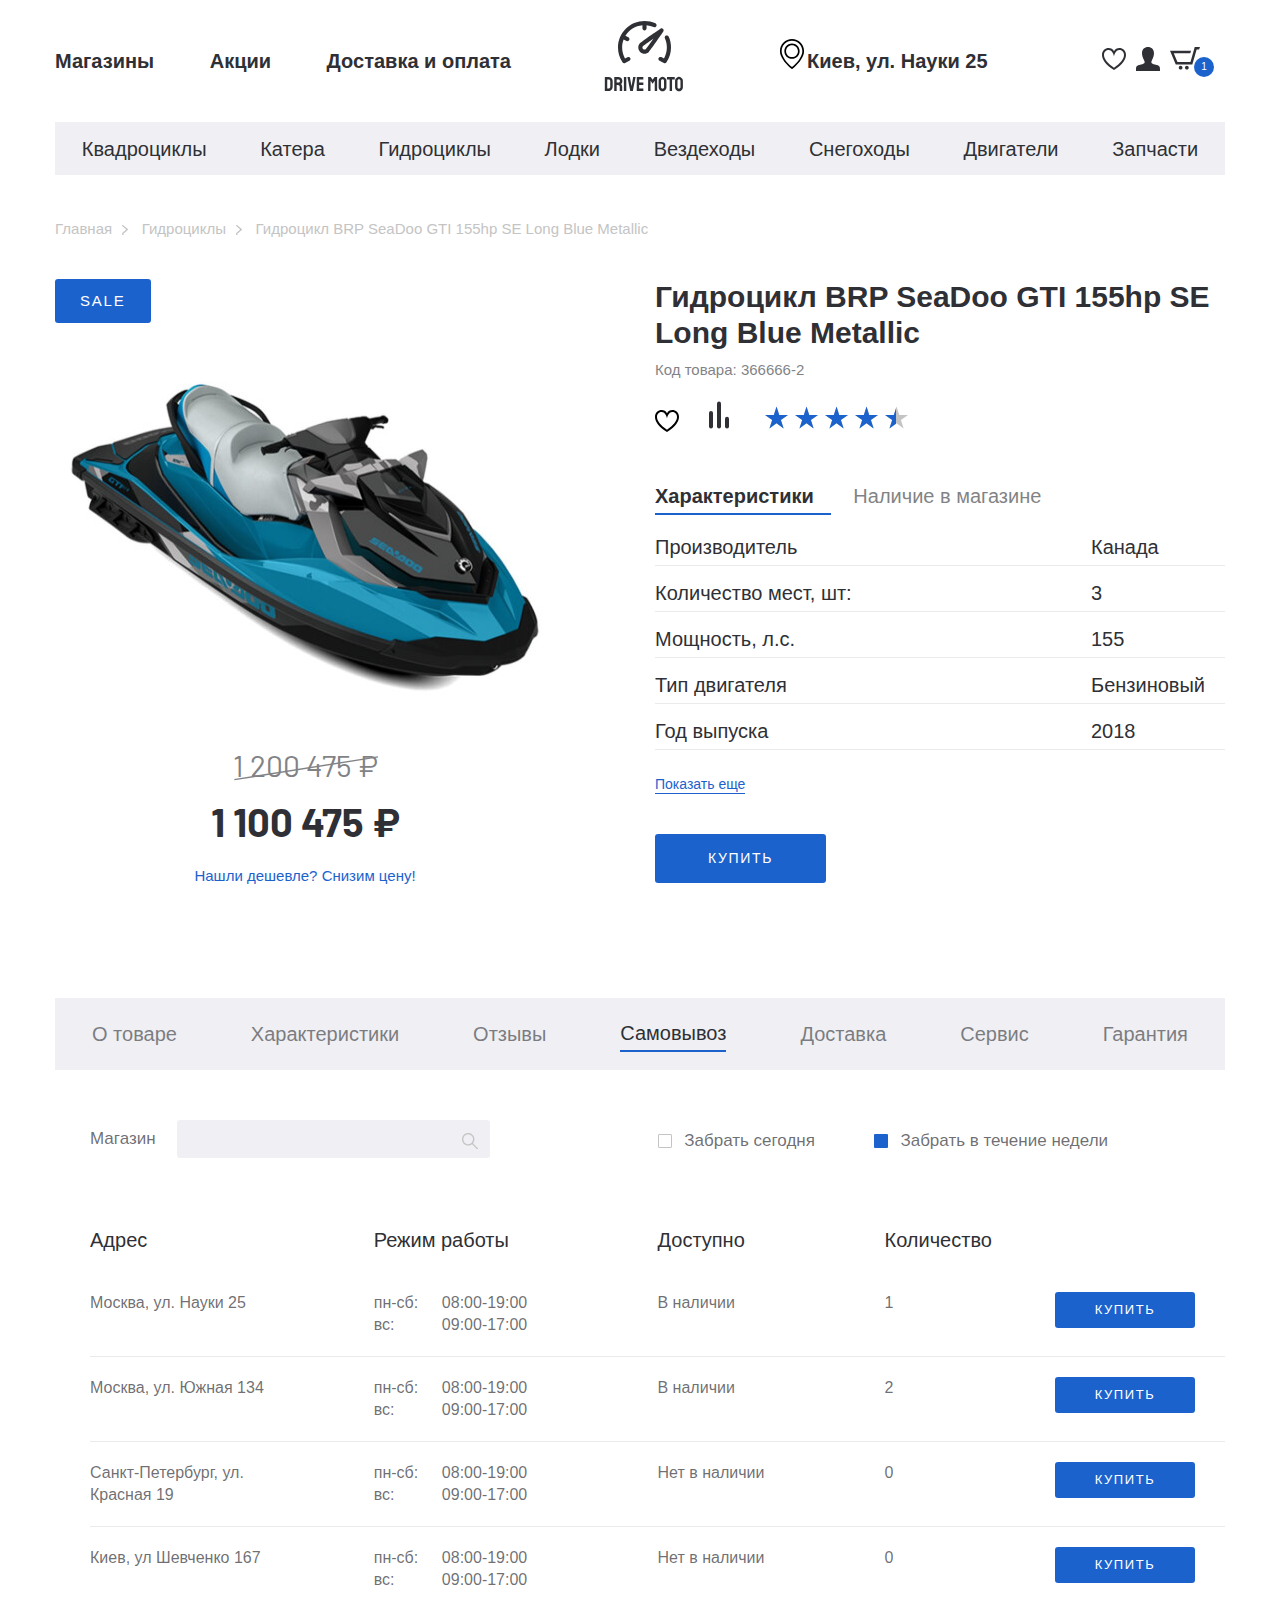
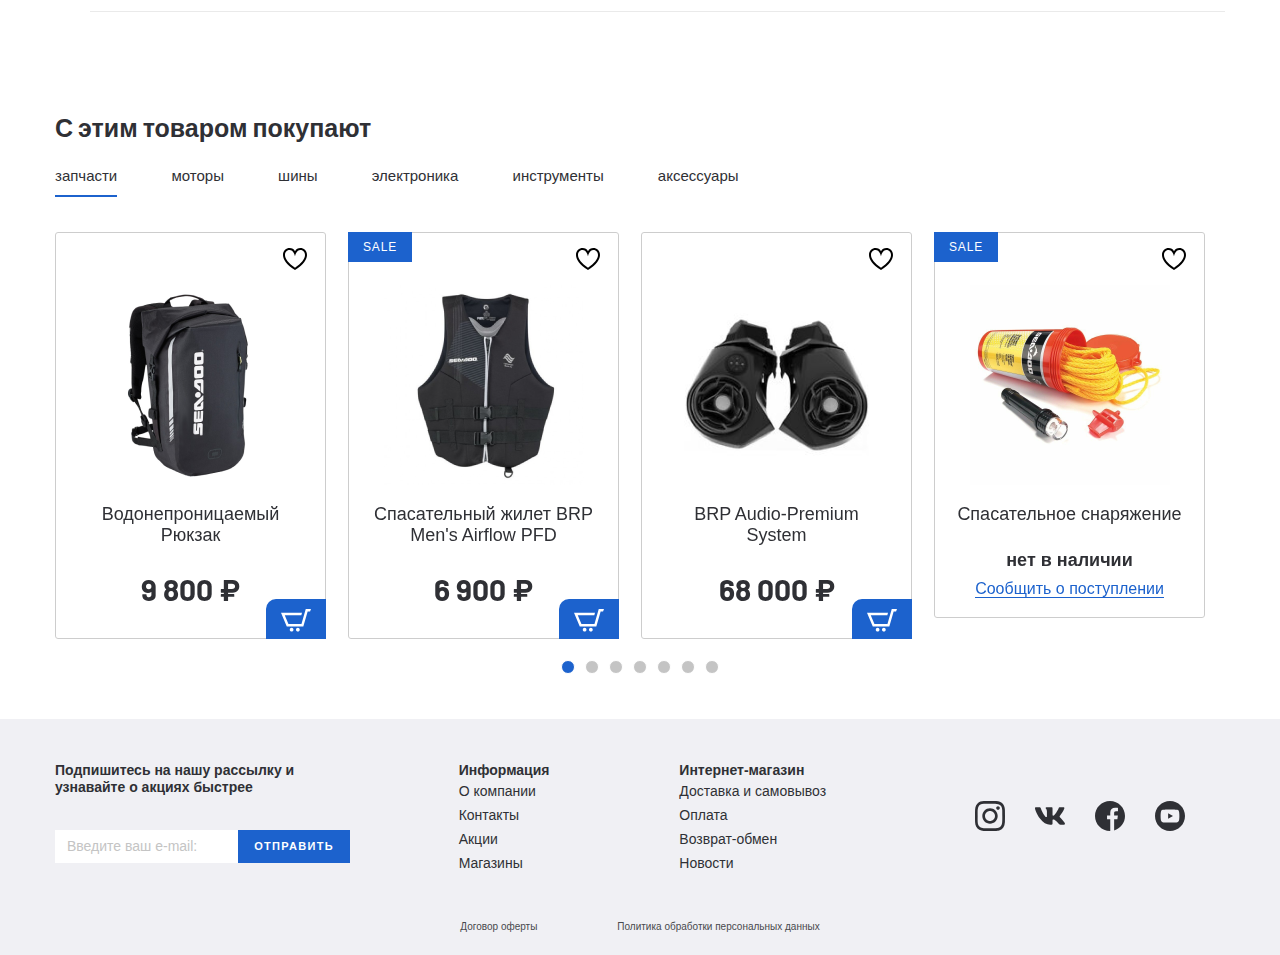
<file: product-page.html>
<!DOCTYPE html>
<html lang="ru">

<head>
  <meta charset="UTF-8">
  <meta name="viewport" content="width=device-width, initial-scale=1.0">
  <meta http-equiv="X-UA-Compatible" content="ie=edge">
  <title>Gidrotsikly</title>
  <link href="https://fonts.googleapis.com/css2?family=Barlow:wght@400;700&display=swap" rel="stylesheet">
  <link rel="stylesheet" href="css/normalize.css">
  <link rel="stylesheet" href="css/slick.css">
  <link rel="stylesheet" href="css/fonts.css">
  <link rel="stylesheet" href="css/jquery.rateyo.min.css">
  <link rel="stylesheet" href="css/ion.rangeSlider.min.css">
  <link rel="stylesheet" href="css/jquery.formstyler.css">
  <link rel="stylesheet" href="css/jquery.formstyler.theme.css">
  <link rel="stylesheet" href="css/style.css">
  <link rel="stylesheet" href="css/media.css">
</head>

<body>
  <header class="header">
    <div class="header__top">
      <div class="container">
        <div class="header__top-inner">
          <nav class="menu">
            <button class="menu__btn">
              <div class="menu__btn-line"></div>
              <div class="menu__btn-line"></div>
              <div class="menu__btn-line"></div>
            </button>
            <ul class="menu__list">
              <li class="menu__item">
                <a class="menu__link" href="#">
                  Магазины
                </a></li>
              <li class="menu__item">
                <a class="menu__link" href="#">
                  Акции
                </a></li>
              <li class="menu__item">
                <a class="menu__link" href="#">
                  Доставка и оплата
                </a></li>
            </ul>
          </nav>
          <a class="logo" href="#">
            <img class="logo-img" src="images/logo.svg" alt="">
          </a>
          <div class="header__box">
            <p class="header__adress">
              Киев, ул. Науки 25
            </p>
            <ul class="user-list">
              <li class="user-list__item">
                <a clas="user-list__link" href="#">
                  <img src="images/heart.svg" alt="">
                </a>
              </li>
              <li class="user-list__item">
                <a clas="user-list__link" href="#">
                  <img src="images/user.svg" alt="">
                </a>
              </li>
              <li class="user-list__item">
                <a class="user-list__link basket" href="#">
                  <img src="images/basket.svg" alt="">
                  <p class="basket__num">1</p>
                </a>
              </li>
            </ul>
          </div>
        </div>
      </div>
    </div>
    <ul class="menu-mobile__list menu-mobile__list__active">
      <li class="menu-mobile__item">
        <a class="menu-mobile__link" href="#">
          <img class="menu-mobile__img" src="images/user.svg" alt="">
          <p>Войти</p>
        </a>
      </li>
      <li class="menu-mobile__item">
        <a class="menu-mobile__link" href="#">
          <img class="menu-mobile__img" src="images/user.svg" alt="">
          <p>Регистрация</p>
        </a>
      </li>
      <li class="menu-mobile__item">
        <a class="menu-mobile__link" href="#">
          <img class="menu-mobile__img" src="images/heart.svg" alt="">
          <p>Избранное</p>
        </a>
      </li>
      <li class="menu-mobile__item">
        <a class="menu-mobile__link" href="#">
          <img class="menu-mobile__img" src="images/basket.svg" alt="">
          <p>Корзина</p>
        </a>
      </li>
      <li class="menu-mobile__item">
        <a class="menu-mobile__link" href="#">
          <img class="menu-mobile__img" src="images/home.svg" alt="">
          <p>Магазины</p>
        </a>
      </li>
      <li class="menu-mobile__item">
        <a class="menu-mobile__link" href="#">
          <img class="menu-mobile__img" src="images/sale.svg" alt="">
          <p>Акции</p>
        </a>
      </li>
      <li class="menu-mobile__item">
        <a class="menu-mobile__link" href="#">
          <img class="menu-mobile__img" src="images/box.svg" alt="">
          <p>Доставка и оплата</p>
        </a>
      </li>
      <li class="menu-mobile__item">
        <a class="menu-mobile__link" href="#">
          <p>Квадроциклы</p>
        </a>
      </li>
      <li class="menu-mobile__item">
        <a class="menu-mobile__link" href="#">
          <p>Катера</p>
        </a>
      </li>
      <li class="menu-mobile__item">
        <a class="menu-mobile__link" href="#">
          <p>Гидроциклы</p>
        </a>
      </li>
      <li class="menu-mobile__item">
        <a class="menu-mobile__link" href="#">
          <p>Лодки</p>
        </a>
      </li>
      <li class="menu-mobile__item">
        <a class="menu-mobile__link" href="#">
          <p>Вездеходы</p>
        </a>
      </li>
      <li class="menu-mobile__item">
        <a class="menu-mobile__link" href="#">
          <p>Снегоходы</p>
        </a>
      </li>
      <li class="menu-mobile__item">
        <a class="menu-mobile__link" href="#">
          <p>Двигатели</p>
        </a>
      </li>
      <li class="menu-mobile__item">
        <a class="menu-mobile__link" href="#">
          <p>Запчасти</p>
        </a>
      </li>
    </ul>
    <div class="menu__mobile-linewrapper">
      <ul class="menu__mobile-line">
        <li class="menu__item">
          <a class="menu__link" href="#">
            Магазины
          </a></li>
        <li class="menu__item">
          <a class="menu__link" href="#">
            Акции
          </a></li>
        <li class="menu__item">
          <a class="menu__link" href="#">
            Доставка и оплата
          </a></li>
      </ul>
    </div>
    <div class="header__bottom">
      <div class="container">
        <ul class="menu-categories">
          <li class="menu-categories__item">
            <a class="menu-categories__link" href="#">
              Квадроциклы
            </a></li>
          <li class="menu-categories__item">
            <a class="menu-categories__link" href="#">
              Катера
            </a></li>
          <li class="menu-categories__item">
            <a class="menu-categories__link" href="#">
              Гидроциклы
            </a></li>
          <li class="menu-categories__item">
            <a class="menu-categories__link" href="#">
              Лодки
            </a></li>
          <li class="menu-categories__item">
            <a class="menu-categories__link" href="#">
              Вездеходы
            </a></li>
          <li class="menu-categories__item">
            <a class="menu-categories__link" href="#">
              Снегоходы
            </a></li>
          <li class="menu-categories__item">
            <a class="menu-categories__link" href="#">
              Двигатели
            </a></li>
          <li class="menu-categories__item">
            <a class="menu-categories__link" href="#">
              Запчасти
            </a></li>
        </ul>
      </div>
    </div>
  </header>

  <div class="breadcrumbs">
    <div class="container">
      <div class="breadcrumbs__inner">
        <ul class="breadcrumbs__list mobile-overflow">
          <li class="breadcrumbs__list-item">
            <a href="#">Главная</a>
          </li>
          <li class="breadcrumbs__list-item">
            <span>Гидроциклы</span>
          </li>
          <li class="breadcrumbs__list-item">
            <span>Гидроцикл BRP SeaDoo GTI 155hp SE Long Blue Metallic</span>
          </li>
        </ul>
      </div>
    </div>
  </div>

  <section class="product-card">
    <div class="container">
      <div class="product-card__inner">
        <div class="product-card__img-box product-item--sale">
          <div class="product-card__img-inner">
            <img class="product-card__img" src="images/content/gidrotsikl-large.png" alt="">
          </div>
          <p class="product-card__price-old">1 200 475 ₽</p>
          <p class="product-card__price-new">1 100 475 ₽</p>
          <a href="#" class="product-card__link">Нашли дешевле? Снизим цену!</a>
          <div class="product-card__btn product-card__btn-mobile">
            <button>Купить</button>
          </div>
        </div>
        <div class="product-card__content">
          <h1 class="product-card__title">Гидроцикл BRP SeaDoo GTI 155hp SE Long Blue Metallic</h1>
          <p class="product-card__code">Код товара: 366666-2 </p>
          <div class="product-card__buttons">
            <button class="product-item__favorite product-card__icon-favorite"></button>
            <a class="product-card__icon-comparison" href="#">
              <img src="images/comparison.svg" alt="">
            </a>
            <a class="rate" href="#">
              <div class="rate-yo" data-rateyo-rating="4.5"></div>
            </a>
          </div>
          <div class="tabs-wrapper product-card__tabs">
            <div class="tabs">
              <a class="tab product-card__tab tab--active" href="#product-1">Характеристики</a>
              <a class="tab product-card__tab" href="#product-2">Наличие в магазине</a>
            </div>
            <div class="tabs-container">
              <div id="product-1" class="tabs-content product-card__tab-content tabs-content--active">
                <ul class="product-card__list">
                  <li class="product-card__item">
                    <div class="product-card__item-left">Производитель</div>
                    <div class="product-card__item-right">Канада</div>
                  </li>
                  <li class="product-card__item">
                    <div class="product-card__item-left">Количество мест, шт:</div>
                    <div class="product-card__item-right">3</div>
                  </li>
                  <li class="product-card__item">
                    <div class="product-card__item-left">Мощность, л.с.</div>
                    <div class="product-card__item-right">155</div>
                  </li>
                  <li class="product-card__item">
                    <div class="product-card__item-left">Тип двигателя</div>
                    <div class="product-card__item-right">Бензиновый</div>
                  </li>
                  <li class="product-card__item">
                    <div class="product-card__item-left">Год выпуска</div>
                    <div class="product-card__item-right">2018</div>
                  </li>
                </ul>
                <a href="#" class="product-card__more">Показать еще</a>
                <div class="product-card__btn">
                  <button>Купить</button>
                </div>



              </div>
              <div id="product-2" class="tabs-content product-card__tab-content">
                content-2
              </div>
            </div>
          </div>
        </div>
      </div>
    </div>
  </section>

  <section class="card__tabs">
    <div class="container">
      <div class="tabs-wrapper">
        <div class="tabs card__tab-box mobile-overflow">
          <a class="tab card__tab" href="#product-card--tabs-1">О товаре</a>
          <a class="tab card__tab" href="#product-card--tabs-2">Характеристики</a>
          <a class="tab card__tab" href="#product-card--tabs-3">Отзывы</a>
          <a class="tab card__tab tab--active" href="#product-card--tabs-4">Самовывоз</a>
          <a class="tab card__tab" href="#product-card--tabs-5">Доставка</a>
          <a class="tab card__tab" href="#product-card--tabs-6">Cервис</a>
          <a class="tab card__tab" href="#product-card--tabs-7">Гарантия</a>
        </div>
      </div>
        <div class="tabs-container">
          <div id="product-card--tabs-1" class="card__tab-content tabs-content">content-1</div>
          <div id="product-card--tabs-2" class="card__tab-content tabs-content">content-2</div>
          <div id="product-card--tabs-3" class="card__tab-content tabs-content">content-3</div>
          <div id="product-card--tabs-4" class="card__tab-content tabs-content tabs-content--active">
            <form class="card__tab-contentform">
              <div class="card__top-line">
                <div class="card__top-lineleft">
                  <label class="card__label-search">Магазин
                    <input class="card__input-search" type="text">
                  </label>
                </div>
                <div class="card__top-lineright">
                  <label class="card__label-pickup">
                    <input class="filter-style" type="radio" name="pickup">
                    Забрать сегодня
                  </label>
                  <label class="card__label-pickup">
                    <input class="filter-style" type="radio" name="pickup" checked>
                    Забрать в течение недели
                  </label>
                </div>
              </div>
              <ul class="card__list">
                <li class="card__list-item card__list-itemtitle">
                  <div class="card__listcolumn1">
                    <div class="card__list-addres">Адрес</div>
                    <div class="card__list-workinghours">Режим работы</div>
                  </div>
                  <div class="card__listcolumn2">
                    <div class="card__list-available">Доступно</div>
                    <div class="card__list-num">Количество</div>
                    <div class="card__list-btn"></div>
                  </div>
                </li>

                <li class="card__list-item">
                  <div class="card__listcolumn1">
                    <div class="card__list-addres">Москва, ул. Науки 25</div>
                    <div class="card__list-workingdays">
                      <span>пн-сб:</span>
                      <br>
                      <span>вс:</span>
                    </div>
                    <div class="card__list-workinghours">
                      <span>08:00-19:00</span>
                      <br>
                      <span>09:00-17:00</span>
                    </div>
                  </div>
                  <div class="card__listcolumn2">
                    <div class="card__list-available">В наличии</div>
                    <div class="card__list-num">1</div>
                    <div class="card__list-btn">
                      <button type="submit">КУПИТЬ</button>
                    </div>
                  </div>
                </li>

                <li class="card__list-item">
                  <div class="card__listcolumn1">
                    <div class="card__list-addres">Москва, ул. Южная 134</div>
                    <div class="card__list-workingdays">
                      <span>пн-сб:</span>
                      <br>
                      <span>вс:</span>
                    </div>
                    <div class="card__list-workinghours">
                      <span>08:00-19:00</span>
                      <br>
                      <span>09:00-17:00</span>
                    </div>
                  </div>
                  <div class="card__listcolumn2">
                    <div class="card__list-available">В наличии</div>
                    <div class="card__list-num">2</div>
                    <div class="card__list-btn">
                      <button type="submit">КУПИТЬ</button>
                    </div>
                  </div>
                </li>

                <li class="card__list-item">
                  <div class="card__listcolumn1">
                    <div class="card__list-addres">Санкт-Петербург,
                      ул. Красная 19</div>
                      <div class="card__list-workingdays">
                        <span>пн-сб:</span>
                        <br>
                        <span>вс:</span>
                      </div>
                      <div class="card__list-workinghours">
                        <span>08:00-19:00</span>
                        <br>
                        <span>09:00-17:00</span>
                      </div>
                  </div>
                  <div class="card__listcolumn2">
                    <div class="card__list-available">Нет в наличии</div>
                    <div class="card__list-num">0</div>
                    <div class="card__list-btn">
                      <button type="submit">КУПИТЬ</button>
                    </div>
                  </div>
                </li>

                <li class="card__list-item">
                  <div class="card__listcolumn1">
                    <div class="card__list-addres">Киев, ул Шевченко 167</div>
                    <div class="card__list-workingdays">
                      <span>пн-сб:</span>
                      <br>
                      <span>вс:</span>
                    </div>
                    <div class="card__list-workinghours">
                      <span>08:00-19:00</span>
                      <br>
                      <span>09:00-17:00</span>
                    </div>
                  </div>
                  <div class="card__listcolumn2">
                    <div class="card__list-available">Нет в наличии</div>
                    <div class="card__list-num">0</div>
                    <div class="card__list-btn">
                      <button type="submit">КУПИТЬ</button>
                    </div>
                  </div>
                </li>
              </ul>
            </form>
          </div>
          <div id="product-card--tabs-5" class="card__tab-content tabs-content">content-5</div>
          <div id="product-card--tabs-6" class="card__tab-content tabs-content">content-6</div>
          <div id="product-card--tabs-7" class="card__tab-content tabs-content">content-7</div>
        </div>
    </div>
  </section>
  
  <section class="products">
    <div class="container">
      <div class="products__inner">
        <h3 class="product__title">С этим товаром покупают</h3>
        <div class="tabs-wrapper">
          <div class="tabs products__tabs mobile-overflow">
            <a class="tab products__tab tab--active" href="#product-tab-1">запчасти</a>
            <a class="tab products__tab" href="#product-tab-2">моторы</a>
            <a class="tab products__tab" href="#product-tab-3">шины</a>
            <a class="tab products__tab" href="#product-tab-4">электроника</a>
            <a class="tab products__tab" href="#product-tab-5">инструменты</a>
            <a class="tab products__tab" href="#product-tab-6">аксессуары</a>
          </div>
        </div>
        <div class="tabs-container products__container">
          <div id="product-tab-1" class="tabs-content products__content tabs-content--active">
            <div class="product-slider">
              <div class="product-slider__item">
                <div class="product-item__wrapper">
                  <button class="product-item__favorite"></button>
                  <button class="product-item__basket">
                    <img src="images/basket-white.svg" alt="">
                  </button>
                  <a href="#" class="product-item__notify-link">
                    <span>Сообщить о поступлении</span>
                  </a>
                  <a class="product-item" href="#">
                    <p class="product-item__hover-text">посмотреть товар</p>
                    <img class="product-item__img" src="images/content/product-1.png" alt="">
                    <h4 class="product-item__title">
                      Водонепроницаемый Рюкзак
                    </h4>
                    <p class="price product-item__price">9 800 ₽</p>
                    <p class="product-item__notify-text">нет в наличии</p>
                  </a>
                </div>
              </div>

              <div class="product-slider__item">
                <div class="product-item__wrapper">
                  <button class="product-item__favorite"></button>
                  <button class="product-item__basket">
                    <img src="images/basket-white.svg" alt="">
                  </button>
                  <a href="#" class="product-item__notify-link">
                    <span>Сообщить о поступлении</span>
                  </a>
                  <a class="product-item product-item--sale" href="#">
                    <p class="product-item__hover-text">посмотреть товар</p>
                    <img class="product-item__img" src="images/content/product-2.png" alt="">
                    <h4 class="product-item__title">
                      Спасательный жилет BRP Men's Airflow PFD
                    </h4>
                    <p class="price product-item__price">6 900 ₽</p>
                    <p class="product-item__notify-text">нет в наличии</p>
                  </a>
                </div>
              </div>

              <div class="product-slider__item">
                <div class="product-item__wrapper">
                  <button class="product-item__favorite"></button>
                  <button class="product-item__basket">
                    <img src="images/basket-white.svg" alt="">
                  </button>
                  <a href="#" class="product-item__notify-link">
                    <span>Сообщить о поступлении</span>
                  </a>
                  <a class="product-item" href="#">
                    <p class="product-item__hover-text">посмотреть товар</p>
                    <img class="product-item__img" src="images/content/product-3.png" alt="">
                    <h4 class="product-item__title">
                      BRP Audio-Premium System
                    </h4>
                    <p class="price product-item__price">68 000 ₽</p>
                    <p class="product-item__notify-text">нет в наличии</p>
                  </a>
                </div>
              </div>

              <div class="product-slider__item">
                <div class="product-item__wrapper product-item__not-available">
                  <button class="product-item__favorite"></button>
                  <button class="product-item__basket">
                    <img src="images/basket-white.svg" alt="">
                  </button>
                  <a href="#" class="product-item__notify-link">
                    <span>Сообщить о поступлении</span>
                  </a>
                  <a class="product-item product-item--sale" href="#">
                    <p class="product-item__hover-text">посмотреть товар</p>
                    <img class="product-item__img" src="images/content/product-4.png" alt="">
                    <h4 class="product-item__title">
                      Спасательное снаряжение
                    </h4>
                    <p class="price product-item__price">9 800 ₽</p>
                    <p class="product-item__notify-text">нет в наличии</p>
                  </a>
                </div>
              </div>

              <div class="product-slider__item">
                <div class="product-item__wrapper">
                  <button class="product-item__favorite"></button>
                  <button class="product-item__basket">
                    <img src="images/basket-white.svg" alt="">
                  </button>
                  <a href="#" class="product-item__notify-link">
                    <span>Сообщить о поступлении</span>
                  </a>
                  <a class="product-item product-item--sale" href="#">
                    <p class="product-item__hover-text">посмотреть товар</p>
                    <img class="product-item__img" src="images/content/product-1.png" alt="">
                    <h4 class="product-item__title">
                      Водонепроницаемый Рюкзак
                    </h4>
                    <p class="price product-item__price">9 800 ₽</p>
                    <p class="product-item__notify-text">нет в наличии</p>
                  </a>
                </div>
              </div>

              <div class="product-slider__item">
                <div class="product-item__wrapper">
                  <button class="product-item__favorite"></button>
                  <button class="product-item__basket">
                    <img src="images/basket-white.svg" alt="">
                  </button>
                  <a href="#" class="product-item__notify-link">
                    <span>Сообщить о поступлении</span>
                  </a>
                  <a class="product-item product-item--sale" href="#">
                    <p class="product-item__hover-text">посмотреть товар</p>
                    <img class="product-item__img" src="images/content/product-2.png" alt="">
                    <h4 class="product-item__title">
                      Спасательный жилет BRP Men's Airflow PFD
                    </h4>
                    <p class="price product-item__price">6 900 ₽</p>
                    <p class="product-item__notify-text">нет в наличии</p>
                  </a>
                </div>
              </div>

              <div class="product-slider__item">
                <div class="product-item__wrapper">
                  <button class="product-item__favorite"></button>
                  <button class="product-item__basket">
                    <img src="images/basket-white.svg" alt="">
                  </button>
                  <a href="#" class="product-item__notify-link">
                    <span>Сообщить о поступлении</span>
                  </a>
                  <a class="product-item product-item--sale" href="#">
                    <p class="product-item__hover-text">посмотреть товар</p>
                    <img class="product-item__img" src="images/content/product-3.png" alt="">
                    <h4 class="product-item__title">
                      BRP Audio-Premium System
                    </h4>
                    <p class="price product-item__price">68 000 ₽</p>
                    <p class="product-item__notify-text">нет в наличии</p>
                  </a>
                </div>
              </div>
            </div>
          </div>
          <div id="product-tab-2" class="tabs-content products__content">
            <div class="product-slider">
              <div class="product-slider__item">
                <div class="product-item__wrapper">
                  <button class="product-item__favorite"></button>
                  <button class="product-item__basket">
                    <img src="images/basket-white.svg" alt="">
                  </button>
                  <a href="#" class="product-item__notify-link">
                    <span>Сообщить о поступлении</span>
                  </a>
                  <a class="product-item" href="#">
                    <p class="product-item__hover-text">посмотреть товар</p>
                    <img class="product-item__img" src="images/content/product-1.png" alt="">
                    <h4 class="product-item__title">
                      Водонепроницаемый Рюкзак
                    </h4>
                    <p class="price product-item__price">9 800 ₽</p>
                    <p class="product-item__notify-text">нет в наличии</p>
                  </a>
                </div>
              </div>

              <div class="product-slider__item">
                <div class="product-item__wrapper">
                  <button class="product-item__favorite"></button>
                  <button class="product-item__basket">
                    <img src="images/basket-white.svg" alt="">
                  </button>
                  <a href="#" class="product-item__notify-link">
                    <span>Сообщить о поступлении</span>
                  </a>
                  <a class="product-item product-item--sale" href="#">
                    <p class="product-item__hover-text">посмотреть товар</p>
                    <img class="product-item__img" src="images/content/product-2.png" alt="">
                    <h4 class="product-item__title">
                      Спасательный жилет BRP Men's Airflow PFD
                    </h4>
                    <p class="price product-item__price">6 900 ₽</p>
                    <p class="product-item__notify-text">нет в наличии</p>
                  </a>
                </div>
              </div>

              <div class="product-slider__item">
                <div class="product-item__wrapper">
                  <button class="product-item__favorite"></button>
                  <button class="product-item__basket">
                    <img src="images/basket-white.svg" alt="">
                  </button>
                  <a href="#" class="product-item__notify-link">
                    <span>Сообщить о поступлении</span>
                  </a>
                  <a class="product-item" href="#">
                    <p class="product-item__hover-text">посмотреть товар</p>
                    <img class="product-item__img" src="images/content/product-3.png" alt="">
                    <h4 class="product-item__title">
                      BRP Audio-Premium System
                    </h4>
                    <p class="price product-item__price">68 000 ₽</p>
                    <p class="product-item__notify-text">нет в наличии</p>
                  </a>
                </div>
              </div>

              <div class="product-slider__item">
                <div class="product-item__wrapper product-item__not-available">
                  <button class="product-item__favorite"></button>
                  <button class="product-item__basket">
                    <img src="images/basket-white.svg" alt="">
                  </button>
                  <a href="#" class="product-item__notify-link">
                    <span>Сообщить о поступлении</span>
                  </a>
                  <a class="product-item product-item--sale" href="#">
                    <p class="product-item__hover-text">посмотреть товар</p>
                    <img class="product-item__img" src="images/content/product-4.png" alt="">
                    <h4 class="product-item__title">
                      Спасательное снаряжение
                    </h4>
                    <p class="price product-item__price">9 800 ₽</p>
                    <p class="product-item__notify-text">нет в наличии</p>
                  </a>
                </div>
              </div>

              <div class="product-slider__item">
                <div class="product-item__wrapper">
                  <button class="product-item__favorite"></button>
                  <button class="product-item__basket">
                    <img src="images/basket-white.svg" alt="">
                  </button>
                  <a href="#" class="product-item__notify-link">
                    <span>Сообщить о поступлении</span>
                  </a>
                  <a class="product-item product-item--sale" href="#">
                    <p class="product-item__hover-text">посмотреть товар</p>
                    <img class="product-item__img" src="images/content/product-1.png" alt="">
                    <h4 class="product-item__title">
                      Водонепроницаемый Рюкзак
                    </h4>
                    <p class="price product-item__price">9 800 ₽</p>
                    <p class="product-item__notify-text">нет в наличии</p>
                  </a>
                </div>
              </div>

              <div class="product-slider__item">
                <div class="product-item__wrapper">
                  <button class="product-item__favorite"></button>
                  <button class="product-item__basket">
                    <img src="images/basket-white.svg" alt="">
                  </button>
                  <a href="#" class="product-item__notify-link">
                    <span>Сообщить о поступлении</span>
                  </a>
                  <a class="product-item product-item--sale" href="#">
                    <p class="product-item__hover-text">посмотреть товар</p>
                    <img class="product-item__img" src="images/content/product-2.png" alt="">
                    <h4 class="product-item__title">
                      Спасательный жилет BRP Men's Airflow PFD
                    </h4>
                    <p class="price product-item__price">6 900 ₽</p>
                    <p class="product-item__notify-text">нет в наличии</p>
                  </a>
                </div>
              </div>

              <div class="product-slider__item">
                <div class="product-item__wrapper">
                  <button class="product-item__favorite"></button>
                  <button class="product-item__basket">
                    <img src="images/basket-white.svg" alt="">
                  </button>
                  <a href="#" class="product-item__notify-link">
                    <span>Сообщить о поступлении</span>
                  </a>
                  <a class="product-item product-item--sale" href="#">
                    <p class="product-item__hover-text">посмотреть товар</p>
                    <img class="product-item__img" src="images/content/product-3.png" alt="">
                    <h4 class="product-item__title">
                      BRP Audio-Premium System
                    </h4>
                    <p class="price product-item__price">68 000 ₽</p>
                    <p class="product-item__notify-text">нет в наличии</p>
                  </a>
                </div>
              </div>
            </div>
          </div>
          <div id="product-tab-3" class="tabs-content products__content">slider-3</div>
          <div id="product-tab-4" class="tabs-content products__content">slider-4</div>
          <div id="product-tab-5" class="tabs-content products__content">slider-5</div>
          <div id="product-tab-6" class="tabs-content products__content">slider-6</div>
        </div>
      </div>
    </div>
  </section>

  <footer class="footer">
    <div class="container">
      <div class="footer__top">
        <div class="footer__top-inner">
          <div class="footer__top-item footer__top-newsletter">
            <h6 class="footer__top-title">
              Подпишитесь на нашу рассылку
              и узнавайте о акциях быстрее
            </h6>
            <form class="footer-form">
              <input class="footer-form__input" type="text" placeholder="Введите ваш e-mail:">
              <button class="footer-form__btn" type="submit">Отправить</button>
            </form>
          </div>
          <div class="footer__top-item footer__top-info">
            <h6 class="footer__top-title footer__topdrop">
              Информация
            </h6>
            <ul class="footer-list">
              <li class="footer-list__item">О компании<a href="#"></a></li>
              <li class="footer-list__item">Контакты<a href="#"></a></li>
              <li class="footer-list__item">Акции<a href="#"></a></li>
              <li class="footer-list__item">Магазины<a href="#"></a></li>
            </ul>
          </div>
          <div class="footer__top-item footer__top-shop">
            <h6 class="footer__top-title footer__topdrop">
              Интернет-магазин
            </h6>
            <ul class="footer-list">
              <li class="footer-list__item">Доставка и самовывоз<a href="#"></a></li>
              <li class="footer-list__item">Оплата<a href="#"></a></li>
              <li class="footer-list__item">Возврат-обмен<a href="#"></a></li>
              <li class="footer-list__item">Новости<a href="#"></a></li>
            </ul>
          </div>
          <div class="footer__top-item footer__top-social">
            <ul class="social-list">
              <li class="social-list__item">
                <a href="#">
                  <img src="images/instagram.svg" alt="">
                </a>
              </li>
              <li class="social-list__item">
                <a href="#">
                  <img src="images/vkontakte.svg" alt="">
                </a>
              </li>
              <li class="social-list__item">
                <a href="#">
                  <img src="images/facebook.svg" alt="">
                </a>
              </li>
              <li class="social-list__item">
                <a href="#">
                  <img src="images/youtube.svg" alt="">
                </a>
              </li>
            </ul>
          </div>
        </div>
      </div>
      <div class="footer__bottom">
        <a class="footer__bottom-link" href="#">Договор оферты</a>
        <a class="footer__bottom-link" href="#">Политика обработки персональных данных</a>
      </div>
    </div>
  </footer>
  <script src="https://ajax.googleapis.com/ajax/libs/jquery/3.4.1/jquery.min.js"></script>
  <script src="js/slick.min.js"></script>
  <script src="js/ion.rangeSlider.min.js"></script>
  <script src="js/jquery.formstyler.min.js"></script>
  <script src="js/jquery.rateyo.min.js"></script>
  <script src="js/main.js"></script>
</body>

</html>


<!-- <div class="tabs-wrapper">
  <div class="tabs">
    <a class="tab tab--active" href="#"></a>
  </div>
  <div class="tabs-container">
    <div class="tabs-content"></div>
  </div>
</div> -->
</file>
<file: css/fonts.css>
@font-face {
  font-family: 'SFProDisplay-Regular', sans-serif;
  src: url('../fonts/SFProDisplay-Regular.woff2') format('woff2'),
       url('../fonts/SFProDisplay-Regular.woff2') format('woff');
  font-weight: 400;
  font-style: normal;
  font-display: swap;
}

@font-face {
  font-family: 'SFProDisplay-Medium', sans-serif;
  src: url('../fonts/SFProDisplay-Medium.woff2') format('woff2'),
       url('../fonts/SFProDisplay-Medium.woff2') format('woff');
  font-weight: 500;
  font-style: normal;
  font-display: swap;
}

@font-face {
  font-family: 'SFProDisplay-Semibold', sans-serif;
  src: url('../fonts/SFProDisplay-Semibold.woff2') format('woff2'),
       url('../fonts/SFProDisplay-Semibold.woff2') format('woff');
  font-weight: 600;
  font-style: normal;
  font-display: swap;
}

@font-face {
  font-family: 'SFProDisplay-Bold', sans-serif;
  src: url('../fonts/SFProDisplay-Bold.woff2') format('woff2'),
       url('../fonts/SFProDisplay-Bold.woff2') format('woff');
  font-weight: 700;
  font-style: normal;
  font-display: swap;
}
</file>
<file: css/style.css>
html {
  box-sizing: border-box;
}

*,
*::before,
*::after {
  box-sizing: inherit;
}

a {
  text-decoration: none;
  color: inherit;
  display: inline-block;
}

ul,
li {
  margin: 0;
  padding: 0;
  list-style: none;
}

h1, h2, h3, h4, h5, h6 {
  margin: 0;
}

p {
  margin: 0;
}

body {
  color: #2F3035;
  font-family: 'SFProDisplay-Regular', sans-serif;
  font-size: 20px;
  line-height: 24px;  
  font-weight: 400;
  overflow-x: hidden;
  min-width: 320px;

}

.container {
  max-width: 1200px;
  padding: 0 15px;
  margin: 0 auto;
}

.page-section {
  margin-bottom: 80px;
}

.header__top-inner {
  display: flex;
  justify-content: space-between;
  align-items: center;
  min-height: 122px;
  font-family: 'SFProDisplay-Bold', sans-serif;
  font-weight: 700;
}

.menu__btn {
  display: none;
}

.menu__item {
display: inline-block;
}

.menu__item + .menu__item  {
  padding-left: 50px;
}

.header__box {
  display: flex;
  align-items: center;
}

.header__adress {
  margin-right: 60px;
  width: 265px;
  padding-left: 30px;
  position: relative;
}

.header__adress::before {
  content: "";
  position: absolute;
  background-image: url(../images/adress-icon.svg);
  width: 30px;
  height: 30px;
  left: 0;
  top: -10px;
}

.menu-mobile__list {
  display: none;
}

.menu__mobile-linewrapper {
  display: none;
}

.user-list {
  display: flex;
  align-items: center;
  margin-right: 15px;
}

.user-list__item {
  padding-right: 10px;
}

.basket {
  position: relative;
}

.basket__num {
  position: absolute;
  font-family: 'SFProDisplay-Medium', sans-serif;
  font-weight: 500;
  color: #FFFFFF;
  font-size: 10px;
  line-height: 20px;
  width: 20px;
  height: 20px;
  background-color: #1C62CD;
  border-radius: 50%;
  text-align: center;
  bottom: -2px;
  right: -14px;
}


  

.menu-categories {
  background-color: #F0F0F4;
  display: flex;
  justify-content: space-around;
  align-items: center;
  min-height: 53px;
}

.menu-categories__item {
  position: relative;
}

.menu-categories__link {
  transition: all .3s;
  font-weight: 400;
  padding: 15px 0 14px;
  position: relative;
}

.menu-categories__link::before {
  content: "";
  left: auto;
  right: 0;
  bottom: -2px;
  position: absolute;
  background-color: #1C62CD;
  width: 0;
  height: 3px;
  transition: all .3s;
}

.menu-categories__link:hover {
  color: black;
}

.menu-categories__link:hover::before {
  width: 100%;
  right: auto;
  left: 0;
}

.banner-section__inner {
  display: flex;
  justify-content: space-between;
}

.banner-section {
  margin-top: 80px;
}

.banner-section__slider {
  max-width: 870px;
}

.banner-section__slider-btn,
.product-slider__slider-btn {
  position: absolute;
  top: 50%;
  background-color: transparent;
  border: none;
  margin: 0;
  padding: 0;
  z-index: 5;
  transform: translateY(-50%);
  cursor: pointer;
  outline: none;
}

.banner-section__slider-btnprev {
  left: 20px;
}

.banner-section__slider-btnnext{
  right: 20px;
}

.slick-dots {
  position: absolute;
  bottom: 40px;
  left: 0;
  right: 0;
  text-align: center;
}

.slick-dots li {
  display: inline-block;
  padding: 0 5px;
}


.slick-dots button {
  padding: 0;
  margin: 0;
  font-size: 0;
  width: 11px;
  height: 11px;
  border: 1px solid #fff;
  background-color: transparent;
  border-radius: 50%;
  outline: none;
}

li.slick-active button{
  background-color: #fff;
  outline: none;
}

.sale-item {
  max-width: 265px;
  min-height: 400px;
  text-align: center;
  border: 1px solid #CDCDCD;
  border-radius: 3px;
  display: flex;
  flex-direction: column;
  justify-content: space-between;
}

.sale-item__top {
  display: flex;
  justify-content: space-between;
  align-items: flex-start;
}

.sale-item__info {
  background-color: #1C62CD;
  color: #fff;
  padding: 8px 20px;
  text-transform: uppercase;
  font-size: 12px;
  line-height: 15px;
  letter-spacing: 0.1em;
}

.sale-item__container {
  display: flex;
  flex-direction: column;
  justify-content: space-between;
  height: 100%;
}


.sale-item__price {
  text-align: right;
}

.price {
  font-family: 'Barlow', sans-serif;
  position: relative;
}

.sale-item__price-new {
  font-weight: 700;
  font-size: 27px;
  line-height: 32px;
  color: #1C62CD;
  margin-right: 6px;
  padding-right: 20px;
  position: relative;
}

.sale-item__price-new::after {
  content: "";
  position: absolute;
  background-image: url('../images/icons-price.svg');
  right: 0;
  top: 8px;
  width: 15px;
  height: 18px;
}

.sale-item__price-old {
  font-weight: 400;
  font-size: 14px;
  line-height: 17px;
  color: #C4C4C4;
  margin-right: 15px;
  background-image: url('../images/old-line.svg');
  background-repeat: no-repeat;
  display: inline-block;
  padding: 2px 5px;
}

.sale-item__price-old::after {
  content: "";
  position: absolute;
  background-image: url('../images/icons-price-old.svg');
  right: -10px;
  top: 6px;
  width: 8px;
  height: 10px;
}

.sale-item__footer {
  background-color: #F0F0F4;
  padding: 25px 20px;
  font-size: 18px;
  line-height: 21px;
}

.banner-section__slider-img {
  object-fit: cover;
  min-height: 400px;
}

.sale-item__img {
  object-fit: contain;
}

.sale-item__title {
  font-size: 18px;
  line-height: 21px;
  font-weight: 700;
  padding: 7px 0;
}

.sale-item__footer span {
  font-family: 'SFProDisplay-Bold', sans-serif;
  font-weight: 700;
  color: #1C62CD;
  display: inline-block;
  font-family: 'Barlow', sans-serif;
}

.search__tabs {
  margin-bottom: 25px;
}

.search__tabs-item {
  padding: 11px 26px 12px;
}

.search__tabs-item.tab--active {
  border-radius: 5px;
  background-color: #F0F0F4;
  font-family: 'SFProDisplay-Bold', sans-serif;
  font-weight: 700;
}

.tabs-content {
  display: none;
}

.tabs-content.tabs-content--active {
  display: block;
}

.search__content-form {
  display: flex;
}

.search__content-input {
  background: #F0F0F4;
  border-radius: 3px;
  border: none;
  padding: 5px 20px;
  font-size: 16px;
  line-height: 19px;
  width: 100%;
  outline: none;
}

.search__content-input::placeholder {
  color: #656464;
}

.search__content-btn {
  background-color:  #1C62CD;
  border: none;
  border-radius: 3px;
  padding: 17px 40px;
  font-size: 14px;
  line-height: 17px;
  font-family: 'SFProDisplay-Bold', sans-serif;
  font-weight: 700;
  letter-spacing: 0.12em;
  color: #FFFFFF;
  text-transform: uppercase;
  margin-left: -3px;
}

.categories__inner {
  display: flex;
  justify-content: space-between;
  flex-wrap: wrap;
}

.categories__item {
  margin-bottom: 30px;
  border: 1px solid #CDCDCD;
  border-radius: 3px;
  width: 370px;
  display: flex;
  padding: 20px 20px 16px;
  justify-content: space-between;
  transition: all .3s;
}

.categories__item:hover .categories__item-title{
  color: #1C62CD;
}

.categories__item:hover {
  box-shadow: 3px 3px 20px rgba(50, 50, 50, 0.25);
}

.categories__item-info {
  width: 50%;
  display: flex;
  flex-direction: column;
  justify-content: space-between;
}

.categories__item-img {
  text-align: center;
  width: 100%;
}

.categories__item-img img {
  max-width: 100%;
}

.categories__item-title {
  font-family: 'Barlow', sans-serif;
  font-weight: 700;
  font-size: 23px;
  line-height: 28px;
  transition: all .3s;
}

.categories__item-text {
  font-family: 'SFProDisplay-Regular', sans-serif;
  font-weight: 400;
  font-size: 14px;
  line-height: 17px;
  color: #C4C4C4;
}

.categories__item-text::after {
  content: url('../images/link-arrow.svg');
  padding-left: 3px;
}

.product-item__wrapper {
  position: relative;
  width: 271px;
  transition: all .3s;
}

.product-item__wrapper.product-item__wrapper--list {
  width: 100%;
}

.product-item {
  width: 100%;
  border: 1px solid #CDCDCD;
  border-radius: 3px;
  text-align: center;
  padding: 52px 20px 31px;
  transition: all .3s;
  height: 100%;
}

.product-item__container {
  display: flex;
  flex-direction: column;
  justify-content: space-between;
  height: 100%;
  align-items: center;
}

.product-item__info {
  display: flex;
  flex-direction: column;
  justify-content: space-between;
  height: 100%;
}


.product-item__title {
  padding: 14px 0 25px;
  font-weight: normal;
  font-size: 18px;
  line-height: 21px;
}

.product-item__favorite {
  position: absolute;
  top: 16px;
  right: 19px;
  width: 24px;
  height: 22px;
  background-color: transparent;
  border: none;
  z-index: 5;
  outline: none;
}

.product-item__favorite::before {
  content: "";
  position: absolute;
  width: 24px;
  height: 22px;
  top: 0;
  left: 0;
  background-image: url(../images/favorite.svg);
}

.product-item__favorite--active::before {
  background-image: url(../images/favorite-active.svg);
}

.product-item__price {
  font-weight: 700;
  font-size: 30px;
  line-height: 36px;
}

.product-item__basket {
  position: absolute;
  bottom: 0;
  right: 0;
  background-color: #1C62CD;
  border: none;
  border-radius: 10px 0px 0px 0px;
  width: 60px;
  height: 40px;
  padding: 10px 15px 7px;
  cursor: pointer;
  outline: none;
  z-index: 10;
}

.product-item__hover-text {
  padding: 18px 21px;
  background-color: rgba(255, 255, 255, .9);
  box-shadow: 0px 0px 15px rgba(0, 0, 0, 0.2);
  border-radius: 3px;
  position: absolute;
  top: 30%;
  display: inline-block;
  opacity: 0;
  transition: all .3s;
}

.product-item:hover .product-item__hover-text{
  opacity: 1;
  color: #2F3035;
}

.product-item:hover {
  box-shadow: 3px 3px 20px rgba(50, 50, 50, 0.25);
  color: #1C62CD;
}

.product-item:hover .product-item__notify-text {
  color: #2F3035;
}

.product-item--sale::before {
  content: "SALE";
  position: absolute;
  top: 0;
  left: 0;
  background-color: #1C62CD;
  color: #fff;
  text-transform: uppercase;
  padding: 8px 15px;
  font-size: 12px;
  line-height: 14px;
  letter-spacing: 0.07em;
}

.product-item__wrapper.product-item__not-available .product-item__price {
  display: none;
}

.product-item__notify-text {
  display: none;
  color: #2F3035;
  font-weight: 700;
  font-size: 18px;
  line-height: 21px;
  padding-bottom: 15px;
}

.product-item__wrapper.product-item__not-available .product-item__notify-text {
  display: block;
}

.product-item__wrapper.product-item__not-available .product-item__basket {
  display: none;
}

.product-item__notify-link {
  display: none;
}

.product-item__wrapper.product-item__not-available .product-item__title {
  padding-bottom: 25px;
}

.product-item__wrapper.product-item__not-available .product-item__notify-link {
  display: block;
  position: absolute;
  bottom: 20px;
  left: 0;
  right: 0;
  font-size: 16px;
  line-height: 19px;
  color: #1C62CD;
  text-align: center;
}

.product-item__wrapper.product-item__not-available .product-item__notify-link span {
  border-bottom: 1px solid #1C62CD;
}

.product__title {
  font-weight: 700;
  font-size: 25px;
  line-height: 30px;
  font-family: 'Barlow', sans-serif;
  margin-bottom: 25px;
}

.tabs-wrapper {
  margin-bottom: 35px;
}

.products__tab + .products__tab {
  margin-left: 50px;
}

.products__tabs {
  margin-bottom: 25px;
  font-family: 'SFProDisplay-Medium', sans-serif;
  font-weight: 500;
  font-size: 15px;
  line-height: 18px;
}

.products__tab {
  padding-bottom: 10px;
}

.products__tab.tab--active {
  border-bottom: 2px solid #1C62CD;
}

.product-slider__slider-btnprev {
  left: -40px;
}

.product-slider__slider-btnnext{
  right: -20px;
}

.slick-slide img {
  display: inline;
}

.products {
  margin-bottom: 80px;
}

.product__more {
  text-align: center;
  margin-top: 35px;
}

.product__more-link {
  font-size: 15px;
  line-height: 18px;
  letter-spacing: 0.12em;
  text-transform: uppercase;
  padding: 16px 43px;
  background: #F0F0F4;
}

.banner {
  margin-bottom: 80px;
}

.footer {
  background: #F0F0F4;
}

.footer__top-inner {
  display: flex;
  justify-content: space-between;
}

.footer__top {
  padding-top: 43px;
}

.footer__top-newsletter.footer__top-item  {
  width: 295px;
}

.footer__top-title {
  font-family: 'SFProDisplay-Bold', sans-serif;
  font-weight: 700;
  font-size: 14px;
  line-height: 17px;
}

.footer-form {
  margin-top: 34px;
  display: flex;
  justify-content: space-between;
}

.footer-form__input {
  background-color: #fff;
  border: none;
  font-size: 14px;
  line-height: 17px;
  padding: 0 12px;
  outline: none;
  width: 100%;
}

.footer-form__input::placeholder {
  color: #C4C4C4;
}

.footer-form__btn {
  text-transform: uppercase;
  background-color: #1C62CD;
  font-family: 'SFProDisplay-Semibold', sans-serif;
  font-weight: 600;
  font-size: 11px;
  line-height: 13px;
  letter-spacing: 0.12em;
  color: #FFFFFF;
  border: none;
  padding: 10px 16px;
}

.footer-list {
  font-size: 14px;
  line-height: 22xpx;
}

.footer__top-item {
  width: 200px;
}

.footer__top-social.footer__top-item  {
  width: 250px;
}

.footer__top-info {
  margin-left: 13px;
}

.footer__top-shop {
  margin-left: -75px;
}

.social-list {
  display: flex;
  align-items: center;
  height: 100%;
}

.social-list__item + .social-list__item {
  margin-left: 30px;
}

.footer__bottom {
  padding: 46px 0 22px;
  display: flex;
  justify-content: center;
}

.footer__bottom-link {
  font-size: 10px;
  line-height: 12px;
  color: #48494D;
  margin: 0 40px;
}

.breadcrumbs {
  margin-bottom: 40px;
  margin-top: 40px;
}

.breadcrumbs__list-item {
  display: inline-block;
  padding-right: 16px;
  margin-right: 8px;
  position: relative;
  font-size: 15px;
  line-height: 18px;
  color: #C4C4C4;
}

.breadcrumbs__list-item::after {
  content: "";
  position: absolute;
  right: 0;
  bottom: 3px;
  background-image: url('../images/link-arrow.svg');
  width: 6px;
  height: 10px;
}

.breadcrumbs__list-item:last-child::after {
  display: none;
}

.catalog {
  margin-bottom: 100px;
}

.catalog__title {
  font-family: 'SFProDisplay-Bold', sans-serif;
  font-weight: bold;
  font-size: 30px;
  line-height: 36px;
  margin-bottom: 26px;
}

.catalog__filter {
  display: flex;
  justify-content: space-between;
  margin-bottom: 50px;
  align-items: center;
}

.catalog__filter-items-btn {
  background-color: #F0F0F4;
  border-radius: 3px;
  border: none;
  padding: 5px 22px;
  font-size: 14px;
  line-height: 17px;
  opacity: 0.7;
  cursor: pointer;
  outline: none;
}

.catalog__filter-items button + button {
  margin-left: 8px;
}

.catalog__filter-items-btn--active {
  background-color: #1C62CD;
  color: #fff;
}

.catalog__filter-btn {
  display: flex;
  align-items: center;
  /* margin-right: 7px; */
}

.catalog__filter-btn button{
  background-color: transparent;
  border: none;
  cursor: pointer;
  padding: 0;
}

.catalog__filter-btn button + button {
  margin-left: 10px;
}

button.catalog__filter-btngrid {
  width: 23px;
  height: 21px;
}

button.catalog__filter-btnline {
  width: 25px;
  height: 19px;
}

.catalog__filter-button {
 opacity: .3;
 outline: none;
}

.catalog__filter-button--active {
  opacity: 1; 
}

.select-item {
  border: 1px solid #D7D9DF;
  margin-right: 34px;
}

.jq-selectbox__select-text {
  font-size: 14px;
  line-height: 17px;
  color: #2F3035;
}

.catalog__inner {
  display: flex;
}

.aside__btn {
  display: none;
}

.catalog__inner-aside {
  min-width: 290px;
  margin-right: 15px;
}

.catalog__inner-list {
  display: flex;
  justify-content: space-between;
  flex-wrap: wrap;
}

.catalog__inner-list .product-item__wrapper {
  margin-bottom: 30px;
}

.product-item__img {
  max-width: 100%;
}

.pagination {
  width: 100%;
  margin-top: 70px;
}

.pagination-list {
  display: flex;
  justify-content: center;
}

.pagination-list__item {
  padding: 6px 14px;
  border: 2px solid transparent;
  margin: 0 4px;
  color: #C4C4C4;
  font-size: 18px;
  line-height: 22px;
  font-family: 'Barlow', sans-serif;
}

.pagination-list__item.active {
  border: 2px solid #1C62CD;
  color: #1C62CD;
}

.pagination-list__item a {
  display: block;
}

.aside-filter__tabs {
  display: flex;
  justify-content: space-between;
}

.aside-filter__tab {
  font-size: 16px;
  line-height: 19px;
  letter-spacing: 0.09em;
  text-transform: uppercase;
  color: #C4C4C4;
  width: 50%;
}

.aside-filter__tab.tab--active {
  font-family: 'SFProDisplay-Bold', sans-serif;
  font-weight: 700;
  color: #2F3035;
}

.aside-filter__tab.tab--active span {
  display: inline-block;
  border-bottom: 2px solid #1C62CD;
  padding-bottom: 7px;
}

.aside-filter__item-drop {
  margin: 40px 0;
}

.aside-filter__item-title {
  font-family: 'SFProDisplay-Semibold', sans-serif;
  font-weight: 600;
  font-size: 16px;
  line-height: 19px;
  padding-left: 26px;
}

.filter__item-drop {
  position: relative;
  cursor: pointer;
}

.filter__item-drop::before {
  content: "";
  background-image: url(../images/arrow-down.svg);
  position: absolute;
  height: 8px;
  width: 12px;
  left: 0;
  top: 5px;
  transform: rotate(0deg);
}

.filter__item-drop--active::before {
  transform: rotate(180deg);
}

.aside-filter__content {
  display: flex;
  flex-wrap: wrap;
  margin-top: 10px;
}

.aside-filter__content-box {
  width: 50%;
  margin-bottom: 10px;
}

.aside-filter__content-label {
font-size: 14px;
line-height: 17px;
cursor: pointer;
}

.jq-checkbox, .jq-radio {
  background: #fff;
  width: 14px;
  height: 14px;
  border: 1px solid #C4C4C4;
  border-radius: 1px;
  box-shadow: none;
  vertical-align: -2px;
  margin: 0 8px 0 0;
}

.jq-checkbox.checked, 
.jq-radio.checked {
  background: #1C62CD;
  border: 1px solid transparent;
}

.jq-checkbox.checked .jq-checkbox__div {
  width: 8px;
  height: 6px;
  margin: 4px 0 0 3px;
  border-bottom: none;
  border-left: none;
  transform: rotate(0deg);
  background-image: url(../images/checked-icon.svg);
  border-radius: none;
  
}

.jq-radio.checked .jq-radio__div {
  width: 0;
  height: 0;
  margin: 0;
  border-radius: 0;
  background: transparent;
  box-shadow: none;
}

.irs--flat.irs-with-grid {
  width: 100%;
}

.irs--flat {
  width: 100%;
  margin-top: -15px;
}

.irs--flat .irs-from, .irs--flat .irs-to, .irs--flat .irs-single {
  display: none;
}

.irs--flat .irs-min, .irs--flat .irs-max  {
  top: 55px;
  padding: 0 6px 0 0;
  background-color: transparent;
  color: #2F3035;
  font-family: 'Barlow', sans-serif;
  font-weight: 400;
  font-size: 14px;
  line-height: 17px;
  text-decoration: underline;
  border-radius: 0;
  visibility: visible !important;
  padding-left: 27px;
}

.irs-min::before, 
.irs-max::before {
  color: #C4C4C4;
  font-family: 'SFProDisplay-Regular', sans-serif;
  font-weight: 400;
  text-decoration: none;
  position: absolute;
  left: 0;
}

.irs-min::before {
  content: "от";
}

.irs-max::before {
  content: "до";
}

.irs--flat .irs-line {
  height: 1px;
  background-color: #E0E0E0;
  border-radius: 0;
}

.irs--flat .irs-bar {
  height: 3px;
  background-color: #1C62CD;
}

.irs--flat .irs-handle {
    width: 8px;
    height: 8px;
    background-color: #1C62CD;
    border-radius: 50%;
}

.irs--flat .irs-handle>i:first-child, 
.irs--flat .irs-handle.state_hover>i:first-child, .irs--flat .irs-handle:hover>i:first-child {
  background-color: transparent;
}

.aside-filter__item-list {
  margin: 55px 0 40px;
}

.filter__item-list {
  display: flex;
  justify-content: space-between;
  border-bottom: 2px solid #C4C4C4;
  padding-top: 25px;
}

.filter__item-listtitle {
  padding: 0 5px 10px 25px;;
  font-family: 'SFProDisplay-Semibold', sans-serif;
  font-weight: 600;
  font-size: 16px;
  line-height: 19px;  
}

.jq-selectbox__select {
  font-size: 14px;
  line-height: 17px;
  color: #48494D;
  font-family: 'Barlow', sans-serif;
  font-weight: 400;
  height: 20px;
  padding: 0 20px 0 10px;
  border-radius: 0;
  background: transparent;
  box-shadow: none;
  text-shadow: none;
  border: none;
}

.filter-style__more .jq-selectbox__select {
  height: 33px;
  width: 178px;
  padding: 7px 30px 7px 20px;
}

.jq-selectbox__trigger-arrow {
  position: absolute;
  top: 14px;
  right: 12px;
  width: 0;
  height: 0;
  border: none;
}

.jq-selectbox__trigger {
  background-image: url(../images/arrow-down.svg);
  height: 8px;
  width: 12px;
  top: 5px;
  bottom: 5px;
  border-left: none;
}

.filter-style__more .jq-selectbox__trigger {
  right: 19px;
  top: 13px;
}

.jq-selectbox__select:hover,
.jq-selectbox__select:active {
  background: transparent;
  box-shadow: none;
}

.jq-selectbox.focused .jq-selectbox__select {
  border: none;
}

.jq-selectbox.focused {

}

.jq-selectbox li:hover {
  background: rgba(107, 126, 172, 0.05);
  color: rgba(0, 0, 0, 0.6);
}

.jq-selectbox li.selected {
  background: rgba(107, 126, 172, 0.05);
  color: rgba(0, 0, 0, 0.6);
}

.jq-selectbox li {
  color: rgba(0, 0, 0, 0.6);
  padding: 10px 15px 10px 15px;

}

.jq-selectbox__dropdown {
  margin: 0;
  padding: 0;
  border: 1px solid #E0E0E0;
  border-radius: 0;
  background: #FFF;
  box-shadow: none;
  font-size: 14px;
  line-height: 17px;
  font-family: 'Barlow', sans-serif;
  font-weight: 400;
  cursor: pointer;
}

.filter-more {
  width: 100%;
}

.filter-more__btn {
  font-size: 14px;
  line-height: 17px;
  color: #1C62CD;
  border: none;
  border-bottom: 1px solid #1C62CD;
  background-color: transparent;
  padding: 0;
  cursor: pointer;
}

.filter-search {
  width: 100%;
  height: 30px;
  border: 1px solid #E0E0E0;
  outline: none;
  padding: 0 20px 0 20px;
  font-size: 12px;
  line-height: 14px;
  margin-top: 10px;
  margin-bottom: 20px;
}

.filter-search::placeholder {
  color: #BDBEC2;
}

.btn-checked .aside-filter__content {
  flex-wrap: nowrap;
  justify-content: space-between;
}

.btn-checked .aside-filter__content-box{
  width: auto ;
}

.btn-checked .aside-filter__content-label {
  position: relative;
  height: 25px;
  width: 63px;
}

.btn-checked .jq-checkbox {
  height: 25px;
  width: 63px;
  background-color: #F0F0F4;
  border: none;
  border-radius: none;
}

.btn-checked .jq-checkbox.checked {
  background-color: #1C62CD;
  color: #FFFFFF;
}

.btn-checked .jq-checkbox.checked ~ .btn-checked__text {
  color: #FFFFFF;
}

.btn-checked .jq-checkbox.checked .jq-checkbox__div {
  display: none;
}

.btn-checked__text {
  position: absolute;
  z-index: 20;
  top: -4px;
  left: 50%;
  transform: translateX(-57%);
  font-family: 'SFProDisplay-Bold', sans-serif;
  font-weight: bold;
  font-size: 12px;
  line-height: 14px;
  text-transform: uppercase;
  letter-spacing: 0.07em;
  color: #C4C4C4;
}

.btn-checked .aside-filter__content-box {
  margin-bottom: 0;
}

.filter-btn__send {
  background-color: #F0F0F4;
  font-size: 15px;
  line-height: 18px;
  letter-spacing: 0.12em;
  text-transform: uppercase;
  color: #BDBEC2;
  border: none;
  padding: 17px 85px 16px;
  cursor: pointer;
  margin-bottom: 15px;
}

.filter-btn__send--active {
  background-color: #1C62CD;
  color: #FFF;
}

.aside-filter__item-drop__item-btn {
  text-align: center;
}

.filter__extra {
  font-size: 13px;
  line-height: 16px;
  color: #2F3035;
  padding-right: 30px;
  position: relative;
  display: inline-block;
  margin-bottom: 15px;
}

.filter__extra::after {
  content: "";
  position: absolute;
  right: 0;
  top: 5px;
  background-image: url('../images/arrow-down.svg');
  width: 12px;
  height: 8px;
}

.filter__extra-content {
  display: none;
}

.filter__extra.filter__item-drop--active::after {
  transform: rotate(180deg);
}

.filter-btn__reset {
  font-size: 13px;
  line-height: 16px;  
  color: #C4C4C4;
  border: none;
  border-bottom: 1px solid #C4C4C4;
  background-color: transparent;
  padding: 0;
}

.product-card {
  margin-bottom: 80px;
}

.product-card__inner {
  display: flex;
  justify-content: space-between;
}

.product-card__img-box {
  margin-right: 15px;
  width: 500px;
  padding-top: 64px;
  text-align: center;
  position: relative;
}

.product-card__img-box::before {
  font-size: 15px;
  line-height: 18px;
  letter-spacing: 0.12em;
  padding: 13px 25px;
  border-radius: 3px;
}

.product-card__content {
  width: 570px;
}

.product-card__price-old {
  font-family: 'Barlow', sans-serif;
  font-weight: 400;
  font-size: 30px;
  line-height: 32px;
  opacity: 0.6;
  margin-top: 26px;
  margin-bottom: 16px;
  background-image: url('../images/old-line-2.svg');
  background-repeat: no-repeat;
  display: inline-block;
  background-size: cover;
}

.product-card__price-new {
  font-family: 'Barlow', sans-serif;
  font-weight: 700;
  font-size: 40px;
  line-height: 48px;
  margin-bottom: 17px;
}

.product-card__link {
  font-size: 15px;
  line-height: 18px;
  color: #1C62CD;
}

.product-card__title {
  font-family: 'SFProDisplay-Bold', sans-serif;
  font-weight: 700;
  font-size: 30px;
  line-height: 36px;
  margin-bottom: 10px;
}

.product-card__code {
  font-size: 15px;
  line-height: 18px;
  opacity: 0.6;
  margin-bottom: 22px;
}

.product-card__buttons {
  margin-bottom: 50px;
}

.product-card__tab {
  font-size: 20px;
  line-height: 24px;
  opacity: 0.6;
  padding-bottom: 5px;
  padding-right: 17px;
  margin-bottom: 5px;
}

.product-card__tab.tab--active {
  font-family: 'SFProDisplay-Bold', sans-serif;
  font-weight: bold;
  opacity: 1;
  border-bottom: 2px solid #1C62CD;
}

.product-card__tab + .product-card__tab {
  margin-left: 17px;
}

.product-card__item {
  display: flex;
  justify-content: space-between;
  border-bottom: 1px solid rgba(47, 48, 53, .1);
  padding: 15px 0 6px;
}

.product-card__item-left {
  padding-right: 15px;
}

.product-card__item-right {
  width: 134px;
}

.product-card__list {
  margin-bottom: 20px;
}

.product-card__more {
  font-size: 14px;
  line-height: 17px;
  color: #1C62CD;
  border-bottom: 1px solid #1C62CD;
  margin-bottom: 40px;
}

.product-card__btn button{
  background-color: #1C62CD;
  border-radius: 3px;
  border: none;
  padding: 16px 53px;
  letter-spacing: 0.12em;
  text-transform: uppercase;
  color: #FFFFFF;
  font-size: 14px;
  line-height: 17px;
  cursor: pointer;
}

.product-card__btn-mobile {
  display: none;
}

.product-card__buttons {
  position: relative;
}

.product-card__icon-favorite {
  left: 0;
  top: 9px;
}

.product-card__icon-comparison {
  margin: 0 25px 0 54px;
}

.card__tab-box {
  background-color: #F0F0F4;
  display: flex;
  justify-content: space-around;
  align-items: center;
  padding: 23px 0 18px;
  margin-bottom: 50px;
}

.card__tabs {
  margin-bottom: 100px;
}

.card__tab {
  opacity: 0.6;
  padding-bottom: 5px;
}

.card__tab.tab--active {
  opacity: 1;
  border-bottom: 2px solid #1C62CD;
}

.card__top-line {
  margin-bottom: 50px;
  display: flex;
  justify-content: space-between;
  align-items: center;
}

.card__top-lineleft {
  width: 50%;
}

.card__top-lineright {
  width: 50%;
}

.card__label-search {
  font-size: 17px;
  line-height: 20px;
  color: rgba(47, 48, 53, .7);
}

.card__input-search {
  background: #F0F0F4;
  border-radius: 3px;
  border: none;
  padding: 9px 37px 9px 17px;
  width: 313px;
  margin-left: 17px;
  
}

.card__label-search {
  position: relative;
}

.card__label-search::after {
  content: "";
  position: absolute;
  top: 4px;
  right: 12px;
  background-image: url(../images/search.png);
  width: 16px;
  height: 16px;
}

.card__tab-contentform {
  margin-left: 35px;
}

.card__label-pickup {
  font-size: 17px;
  line-height: 20px;
  color: rgba(47, 48, 53, .7);
}

.card__label-pickup + .card__label-pickup {
  margin-left: 54px;
}


.card__list-item {
  padding: 20px 0 20px;
  display: flex;
  font-size: 16px;
  line-height: 22px;
  color: rgba(47, 48, 53, .7);
  border-bottom: 1px solid rgba(47, 48, 53, .1);
}

.card__list-itemtitle {
  font-size: 20px;
  line-height: 24px;
  color: #2F3035;
  border-bottom: none;
}


.card__listcolumn1 {
  min-width: 50%;
  display: flex;
}

.card__list-addres {
  min-width: 50%;
  padding-right: 81px;
}

.card__list-workingdays {
  min-width: 12%;
  padding-right: 10px;
}

.card__list-workinghours {
  min-width: 38%;
  padding-right: 90px;
}

card__list-workinghours span {
  width: 86px;
}

.card__listcolumn2 {
  min-width: 50%;
  display: flex;
}

.card__list-available {
  min-width: 40%;
  padding-right: 90px;
}

.card__list-num {
  min-width: 30%;
  padding-right: 120px;
}

.card__list-btn {
  min-width: 30%;
}

.card__list-btn button {
  font-size: 13px;
  line-height: 16px;
  letter-spacing: 0.12em;
  color: #FFFFFF;
  background: #1C62CD;
  border-radius: 3px;
  border: none;
  padding: 10px 40px;
}

.product-slider .slick-dots {
  bottom: -35px;
}

.product-slider .slick-dots button {
  background-color: #C4C4C4;
  width: 14px;
  height: 14px;
}

.product-slider .slick-dots .slick-active button {
  background-color: #1C62CD;
}

.footer__topdrop {
  pointer-events: none;
}
</file>
<file: css/media.css>
@media (max-width: 1300px) {
  .product__more {
    margin-top: 70px;
  }
}



@media (max-width: 1200px) {
  .banner-section__slider-img {
    max-width: 650px;
  }

  .banner-section__inner {
    justify-content: space-around;
  }

  .banner-section__slider {
    max-width: 650px;
  }

  .categories__inner {
    justify-content: space-around;
    flex-wrap: wrap;
  }

  .banner-link img {
    width: 100%;
  }

  .catalog__inner-list {
    justify-content: space-around;
  }
}

@media (max-width: 1100px) {
  .menu__item + .menu__item {
    padding-left: 20px;
  }

  .header__adress {
    margin-right: 20px;
  }

  .card__list-addres {
    padding-right: 40px;
  }

  .card__list-workinghours {
    padding-right: 70px;
  }

  .card__list-available {
    padding-right: 50px;
  }

  .card__list-num {
    padding-right: 50px;
  }

  .card__list-workingdays span {
    min-width: 59px;
  }
}

@media (max-width: 985px) {
  .card__label-pickup + .card__label-pickup {
    margin-left: 30px;
  }
}

@media (max-width: 975px) {
  .header__bottom {
    display: none;
  }

  .menu__list {
    display: none;
  }

  .menu__btn {
    display: block;
    background-color: transparent;
    border: none;
    outline: transparent;
    cursor: pointer;
    padding: 0;
  }

  .menu__btn-line {
    background-color: #2F3035;
    border-radius: 3px;
    height: 3px;
    width: 34px;
    margin: 9px 0;
  }

  .menu-mobile__list {
    display: block;
    width: 250px;
    background: #FFFFFF;
    transform: translateX(-100%);
    transition: all .3s;
    box-shadow: 0px 0px 0px rgba(0, 0, 0, 0.15);
    position: absolute;
    z-index: 10;
  }
  
  .menu-mobile__list--active {
    transform: translateX(0%);
    box-shadow: 0px 0px 20px rgba(0, 0, 0, 0.15);
  }
  
  .menu-mobile__item {
    position: relative;
    border-bottom: 1px solid rgba(0, 0, 0, 0.1);
  }
  
  .menu-mobile__link {
    display: block;
    padding-left: 53px;
    padding-top: 37px;
  }
  
  .menu-mobile__img {
    position: absolute;
    left: 10px;
    bottom: 0;
  }

  .menu__mobile-linewrapper {
    display: block;
    font-family: 'SFProDisplay-Bold', sans-serif;
    font-weight: 700;
    background-color: #F0F0F4;
    overflow-x: scroll;
  }

  .menu__mobile-line {
    padding: 15px 0 15px 15px;
    width: 430px;
  }

  .banner-section__inner {
    margin-top: 25px;
    flex-wrap: wrap;
    justify-content: center;
  }

  .banner-section {
    margin-top: 25px;
  }

  .banner-section__slider-item {
    text-align: center;
  }
  
  .banner-section__slider {
    max-width: 100%;
  }

  .banner-section__slider-img {
    max-width: 100%;
    margin-bottom: 25px;
  }

  .tabs-wrapper,
  .breadcrumbs__inner,
  .catalog__filter-itemsinner {
    overflow-x: scroll;
  }

  .tabs-wrapper.tabs-wrapper--no-scroll {
    overflow-x: hidden; 
  }

  .mobile-overflow {
    width: 1000px;
  }

  .search .mobile-overflow {
    width: 750px;
  }

  .footer__top-inner {
    flex-wrap: wrap;
    justify-content: space-around;
  }

  .footer__top-item {
    margin-bottom: 30px;
  }

  .catalog__filter-btn button {
    display: none;
  }

  .catalog__filter-btn {
    margin-top: 25px;
  }

  .catalog__filter {
    display: block;
  }

  .product-card__inner {
    flex-wrap: wrap;
  }

  .product-card__tabs {
    display: none;
  }

  .product-card__content {
    order: -1;
  }

  .product-card__btn-mobile {
    display: block;
    margin-top: 40px;
  }

  .product-card__btn.product-card__btn-mobile button {
    padding: 17px 90px;
  }

  .product-card__img-box {
    width: 100%;
  }

  .product-card__img-inner {
    align-items: center;
  }

  .card__top-line {
    display: block;
  }

  .card__top-lineright {
    margin-top: 40px;
  }

  .card__top-lineleft label {
    width: 100%;
  }

  .card__listcolumn1,
  .card__list-item,
  .card__listcolumn2  {
    display: block;
  }

  .card__list-workingdays,
  .card__list-workinghours,
  .card__list-available,
  .card__list-num {
    display: inline-block;
  }

  .card__list-itemtitle {
    display: none;
  }

  .card__list-available{
    min-width: 160px;
    padding-right: 20px;
  }
  .card__list-num {
    min-width: 80px;
    padding-right: 20px;
  }

  .card__top-lineleft,
  .card__top-lineright {
    width: 100%;
  }

  .card__list-addres,
  .card__listcolumn1 {
    margin-bottom: 10px;
  }

  .card__list-btn {
    margin-top: 10px;
  }

  .card__tab-contentform {
    margin-left: 0px;
  }
}


@media (max-width: 720px) {
  .footer__top-shop {
    margin-left: -17px;
  }
}

@media (max-width: 690px) {
  .header__adress {
    display: none;
  }

  .banner-section__slider-img {
    min-height: 200px;
  }

  .banner-section .container {
    padding: 0;
  }

  .search__content-btn {
    padding: 17px;
    font-size: 0;
    line-height: 0;
    background-image: url('../images/search-black.svg');
    background-repeat: no-repeat;
    width: 24px;
    height: 24px;
    background-color: transparent;
    position: absolute;
    right: 8px;
    top: 13px;
  }

  .search__content-input {
    height: 50px;
    padding-right: 50px;
  }

  .search__content-form {
    position: relative;
  }

  .tabs-wrapper {
    margin-bottom: 25px;
}

  .search__tabs-item {
    padding: 11px 0 7px 0;
    margin-right: 26px;
  }

  .search__tabs-item.tab--active {
    background-color: transparent;  
    border-bottom: 2px solid #1C62CD;
    border-radius: 0;
  }
  
  .catalog__inner {
    flex-wrap: wrap;
  }
  
  .aside__btn {
    display: block;
    padding-bottom: 50px;
    text-align: center;
    width: 100%;
  }

  .aside__btn button {
    background-color: #1C62CD;
    border-radius: 3px;
    border: none;
    text-transform: uppercase;
    padding: 16px 53px;
    letter-spacing: 0.12em;
    color: #FFFFFF;
    font-size: 14px;
    line-height: 17px;
    cursor: pointer;
    outline: none;
  }

  .aside-filter {
    display: none;
  }

  .pagination {
    margin-top: 10px;
  }

  .catalog {
    margin-bottom: 40px;
  }
}

@media (max-width: 550px) {
  .footer__top-item {
    width: 100%;
  }

  .footer__top-newsletter.footer__top-item {
    width: 300px;
    margin-right: auto;
    margin-left: auto;
    text-align: center;
    margin-bottom: 40px;
  }

  .footer__top-shop {
    margin-left: 0px;
  }

  .footer__top-info {
    margin-left: 0px;
    border-top: 2px solid #CDCDCD;
  }

  .footer__top-social.footer__top-item {
    display: flex;
    justify-content: center;
    margin-top: 40px;
    border-bottom: none;
  }

  .footer__bottom {
    flex-direction: column;
    align-items: start;
  }

  .footer__bottom-link {
    margin: 10px 0;
  }

  .footer-list {
    display: none;
    padding-bottom: 15px;
  }

  .footer__top-title.footer__topdrop {
    font-family: 'SFProDisplay-Medium', sans-serif;
    font-weight: 500;
    font-size: 14px;
    line-height: 18px;
    letter-spacing: -0.0861538px;
    color: #7F7F7F;
    padding: 15px 0;
  }

  .footer__top-item {
    margin-bottom: 0px;
  }

  .footer__topdrop {
    position: relative;
    
  }

  .footer__top-info, .footer__top-shop {
    border-bottom: 2px solid #CDCDCD;
  }

  .footer__topdrop::after {
    position: absolute;
    content: "";
    background-image: url(../images/arrow-down.svg);
    height: 8px;
    width: 12px;
    right: 7px;
    top: 23px;
    transform: rotate(0deg);
  }

  .footer__topdrop--active::after {
    transform: rotate(180deg);
  }

  .footer__topdrop {
    pointer-events: auto;
  }

  .product-card__title {
    font-size: 20px;
    line-height: 24px;
  }

  .product-card__img {
    width: 100%;
  }

  .card__label-pickup {
    display: block;
  }

  .card__label-pickup + .card__label-pickup {
    margin-left: 0px;
    margin-top: 10px;
}

  .card__input-search {
    width: 100%;
    margin-left: 0;
    margin-top: 10px;
  }

  .card__label-search::after {
    top: 43px;
  }
  
}

@media (max-width: 440px) {
  .banner-section__slider-img {
    min-height: 164px;
  }

  .categories__item-info {
    width: 100%;
  }

  .pagination-list__item {
    margin: 0;
    padding: 5px 12px;
  }

  .card__list-addres {
    padding-right: 0;
  }
}
</file>
<file: css/ion.rangeSlider.min.css>
/*!Ion.RangeSlider, 2.3.1, © Denis Ineshin, 2010 - 2019, IonDen.com, Build date: 2019-12-19 16:51:02*/.irs{position:relative;display:block;-webkit-touch-callout:none;-webkit-user-select:none;-khtml-user-select:none;-moz-user-select:none;-ms-user-select:none;user-select:none;font-size:12px;font-family:Arial,sans-serif}.irs-line{position:relative;display:block;overflow:hidden;outline:none !important}.irs-bar{position:absolute;display:block;left:0;width:0}.irs-shadow{position:absolute;display:none;left:0;width:0}.irs-handle{position:absolute;display:block;box-sizing:border-box;cursor:default;z-index:1}.irs-handle.type_last{z-index:2}.irs-min,.irs-max{position:absolute;display:block;cursor:default}.irs-min{left:0}.irs-max{right:0}.irs-from,.irs-to,.irs-single{position:absolute;display:block;top:0;left:0;cursor:default;white-space:nowrap}.irs-grid{position:absolute;display:none;bottom:0;left:0;width:100%;height:20px}.irs-with-grid .irs-grid{display:block}.irs-grid-pol{position:absolute;top:0;left:0;width:1px;height:8px;background:#000}.irs-grid-pol.small{height:4px}.irs-grid-text{position:absolute;bottom:0;left:0;white-space:nowrap;text-align:center;font-size:9px;line-height:9px;padding:0 3px;color:#000}.irs-disable-mask{position:absolute;display:block;top:0;left:-1%;width:102%;height:100%;cursor:default;background:rgba(0,0,0,0);z-index:2}.lt-ie9 .irs-disable-mask{background:#000;filter:alpha(opacity=0);cursor:not-allowed}.irs-disabled{opacity:.4}.irs-hidden-input{position:absolute !important;display:block !important;top:0 !important;left:0 !important;width:0 !important;height:0 !important;font-size:0 !important;line-height:0 !important;padding:0 !important;margin:0 !important;overflow:hidden;outline:none !important;z-index:-9999 !important;background:none !important;border-style:solid !important;border-color:transparent !important}.irs--flat{height:40px}.irs--flat.irs-with-grid{height:60px}.irs--flat .irs-line{top:25px;height:12px;background-color:#e1e4e9;border-radius:4px}.irs--flat .irs-bar{top:25px;height:12px;background-color:#ed5565}.irs--flat .irs-bar--single{border-radius:4px 0 0 4px}.irs--flat .irs-shadow{height:1px;bottom:16px;background-color:#e1e4e9}.irs--flat .irs-handle{top:22px;width:16px;height:18px;background-color:transparent}.irs--flat .irs-handle>i:first-child{position:absolute;display:block;top:0;left:50%;width:2px;height:100%;margin-left:-1px;background-color:#da4453}.irs--flat .irs-handle.state_hover>i:first-child,.irs--flat .irs-handle:hover>i:first-child{background-color:#a43540}.irs--flat .irs-min,.irs--flat .irs-max{top:0;padding:1px 3px;color:#999;font-size:10px;line-height:1.333;text-shadow:none;background-color:#e1e4e9;border-radius:4px}.irs--flat .irs-from,.irs--flat .irs-to,.irs--flat .irs-single{color:white;font-size:10px;line-height:1.333;text-shadow:none;padding:1px 5px;background-color:#ed5565;border-radius:4px}.irs--flat .irs-from:before,.irs--flat .irs-to:before,.irs--flat .irs-single:before{position:absolute;display:block;content:"";bottom:-6px;left:50%;width:0;height:0;margin-left:-3px;overflow:hidden;border:3px solid transparent;border-top-color:#ed5565}.irs--flat .irs-grid-pol{background-color:#e1e4e9}.irs--flat .irs-grid-text{color:#999}.irs--big{height:55px}.irs--big.irs-with-grid{height:70px}.irs--big .irs-line{top:33px;height:12px;background-color:white;background:linear-gradient(to bottom, #ddd -50%, white 150%);border:1px solid #ccc;border-radius:12px}.irs--big .irs-bar{top:33px;height:12px;background-color:#92bce0;border:1px solid #428bca;background:linear-gradient(to bottom, #ffffff 0%, #428bca 30%, #b9d4ec 100%);box-shadow:inset 0 0 1px 1px rgba(255,255,255,0.5)}.irs--big .irs-bar--single{border-radius:12px 0 0 12px}.irs--big .irs-shadow{height:1px;bottom:16px;background-color:rgba(66,139,202,0.5)}.irs--big .irs-handle{top:25px;width:30px;height:30px;border:1px solid rgba(0,0,0,0.3);background-color:#cbcfd5;background:linear-gradient(to bottom, white 0%, #B4B9BE 30%, white 100%);box-shadow:1px 1px 2px rgba(0,0,0,0.2),inset 0 0 3px 1px white;border-radius:30px}.irs--big .irs-handle.state_hover,.irs--big .irs-handle:hover{border-color:rgba(0,0,0,0.45);background-color:#939ba7;background:linear-gradient(to bottom, white 0%, #919BA5 30%, white 100%)}.irs--big .irs-min,.irs--big .irs-max{top:0;padding:1px 5px;color:white;text-shadow:none;background-color:#9f9f9f;border-radius:3px}.irs--big .irs-from,.irs--big .irs-to,.irs--big .irs-single{color:white;text-shadow:none;padding:1px 5px;background-color:#428bca;background:linear-gradient(to bottom, #428bca 0%, #3071a9 100%);border-radius:3px}.irs--big .irs-grid-pol{background-color:#428bca}.irs--big .irs-grid-text{color:#428bca}.irs--modern{height:55px}.irs--modern.irs-with-grid{height:55px}.irs--modern .irs-line{top:25px;height:5px;background-color:#d1d6e0;background:linear-gradient(to bottom, #e0e4ea 0%, #d1d6e0 100%);border:1px solid #a3adc1;border-bottom-width:0;border-radius:5px}.irs--modern .irs-bar{top:25px;height:5px;background:#20b426;background:linear-gradient(to bottom, #20b426 0%, #18891d 100%)}.irs--modern .irs-bar--single{border-radius:5px 0 0 5px}.irs--modern .irs-shadow{height:1px;bottom:21px;background-color:rgba(209,214,224,0.5)}.irs--modern .irs-handle{top:37px;width:12px;height:13px;border:1px solid #a3adc1;border-top-width:0;box-shadow:1px 1px 1px rgba(0,0,0,0.1);border-radius:0 0 3px 3px}.irs--modern .irs-handle>i:nth-child(1){position:absolute;display:block;top:-4px;left:1px;width:6px;height:6px;border:1px solid #a3adc1;background:white;transform:rotate(45deg)}.irs--modern .irs-handle>i:nth-child(2){position:absolute;display:block;box-sizing:border-box;top:0;left:0;width:10px;height:12px;background:#e9e6e6;background:linear-gradient(to bottom, white 0%, #e9e6e6 100%);border-radius:0 0 3px 3px}.irs--modern .irs-handle>i:nth-child(3){position:absolute;display:block;box-sizing:border-box;top:3px;left:3px;width:4px;height:5px;border-left:1px solid #a3adc1;border-right:1px solid #a3adc1}.irs--modern .irs-handle.state_hover,.irs--modern .irs-handle:hover{border-color:#7685a2;background:#c3c7cd;background:linear-gradient(to bottom, #ffffff 0%, #919ba5 30%, #ffffff 100%)}.irs--modern .irs-handle.state_hover>i:nth-child(1),.irs--modern .irs-handle:hover>i:nth-child(1){border-color:#7685a2}.irs--modern .irs-handle.state_hover>i:nth-child(3),.irs--modern .irs-handle:hover>i:nth-child(3){border-color:#48536a}.irs--modern .irs-min,.irs--modern .irs-max{top:0;font-size:10px;line-height:1.333;text-shadow:none;padding:1px 5px;color:white;background-color:#d1d6e0;border-radius:5px}.irs--modern .irs-from,.irs--modern .irs-to,.irs--modern .irs-single{font-size:10px;line-height:1.333;text-shadow:none;padding:1px 5px;background-color:#20b426;color:white;border-radius:5px}.irs--modern .irs-from:before,.irs--modern .irs-to:before,.irs--modern .irs-single:before{position:absolute;display:block;content:"";bottom:-6px;left:50%;width:0;height:0;margin-left:-3px;overflow:hidden;border:3px solid transparent;border-top-color:#20b426}.irs--modern .irs-grid{height:25px}.irs--modern .irs-grid-pol{background-color:#dedede}.irs--modern .irs-grid-text{color:silver;font-size:13px}.irs--sharp{height:50px;font-size:12px;line-height:1}.irs--sharp.irs-with-grid{height:57px}.irs--sharp .irs-line{top:30px;height:2px;background-color:black;border-radius:2px}.irs--sharp .irs-bar{top:30px;height:2px;background-color:#ee22fa}.irs--sharp .irs-bar--single{border-radius:2px 0 0 2px}.irs--sharp .irs-shadow{height:1px;bottom:21px;background-color:rgba(0,0,0,0.5)}.irs--sharp .irs-handle{top:25px;width:10px;height:10px;background-color:#a804b2}.irs--sharp .irs-handle>i:first-child{position:absolute;display:block;top:100%;left:0;width:0;height:0;border:5px solid transparent;border-top-color:#a804b2}.irs--sharp .irs-handle.state_hover,.irs--sharp .irs-handle:hover{background-color:black}.irs--sharp .irs-handle.state_hover>i:first-child,.irs--sharp .irs-handle:hover>i:first-child{border-top-color:black}.irs--sharp .irs-min,.irs--sharp .irs-max{color:white;font-size:14px;line-height:1;top:0;padding:3px 4px;opacity:.4;background-color:#a804b2;border-radius:2px}.irs--sharp .irs-from,.irs--sharp .irs-to,.irs--sharp .irs-single{font-size:14px;line-height:1;text-shadow:none;padding:3px 4px;background-color:#a804b2;color:white;border-radius:2px}.irs--sharp .irs-from:before,.irs--sharp .irs-to:before,.irs--sharp .irs-single:before{position:absolute;display:block;content:"";bottom:-6px;left:50%;width:0;height:0;margin-left:-3px;overflow:hidden;border:3px solid transparent;border-top-color:#a804b2}.irs--sharp .irs-grid{height:25px}.irs--sharp .irs-grid-pol{background-color:#dedede}.irs--sharp .irs-grid-text{color:silver;font-size:13px}.irs--round{height:50px}.irs--round.irs-with-grid{height:65px}.irs--round .irs-line{top:36px;height:4px;background-color:#dee4ec;border-radius:4px}.irs--round .irs-bar{top:36px;height:4px;background-color:#006cfa}.irs--round .irs-bar--single{border-radius:4px 0 0 4px}.irs--round .irs-shadow{height:4px;bottom:21px;background-color:rgba(222,228,236,0.5)}.irs--round .irs-handle{top:26px;width:24px;height:24px;border:4px solid #006cfa;background-color:white;border-radius:24px;box-shadow:0 1px 3px rgba(0,0,255,0.3)}.irs--round .irs-handle.state_hover,.irs--round .irs-handle:hover{background-color:#f0f6ff}.irs--round .irs-min,.irs--round .irs-max{color:#333;font-size:14px;line-height:1;top:0;padding:3px 5px;background-color:rgba(0,0,0,0.1);border-radius:4px}.irs--round .irs-from,.irs--round .irs-to,.irs--round .irs-single{font-size:14px;line-height:1;text-shadow:none;padding:3px 5px;background-color:#006cfa;color:white;border-radius:4px}.irs--round .irs-from:before,.irs--round .irs-to:before,.irs--round .irs-single:before{position:absolute;display:block;content:"";bottom:-6px;left:50%;width:0;height:0;margin-left:-3px;overflow:hidden;border:3px solid transparent;border-top-color:#006cfa}.irs--round .irs-grid{height:25px}.irs--round .irs-grid-pol{background-color:#dedede}.irs--round .irs-grid-text{color:silver;font-size:13px}.irs--square{height:50px}.irs--square.irs-with-grid{height:60px}.irs--square .irs-line{top:31px;height:4px;background-color:#dedede}.irs--square .irs-bar{top:31px;height:4px;background-color:black}.irs--square .irs-shadow{height:2px;bottom:21px;background-color:#dedede}.irs--square .irs-handle{top:25px;width:16px;height:16px;border:3px solid black;background-color:white;-webkit-transform:rotate(45deg);-ms-transform:rotate(45deg);transform:rotate(45deg)}.irs--square .irs-handle.state_hover,.irs--square .irs-handle:hover{background-color:#f0f6ff}.irs--square .irs-min,.irs--square .irs-max{color:#333;font-size:14px;line-height:1;top:0;padding:3px 5px;background-color:rgba(0,0,0,0.1)}.irs--square .irs-from,.irs--square .irs-to,.irs--square .irs-single{font-size:14px;line-height:1;text-shadow:none;padding:3px 5px;background-color:black;color:white}.irs--square .irs-grid{height:25px}.irs--square .irs-grid-pol{background-color:#dedede}.irs--square .irs-grid-text{color:silver;font-size:11px}
</file>
